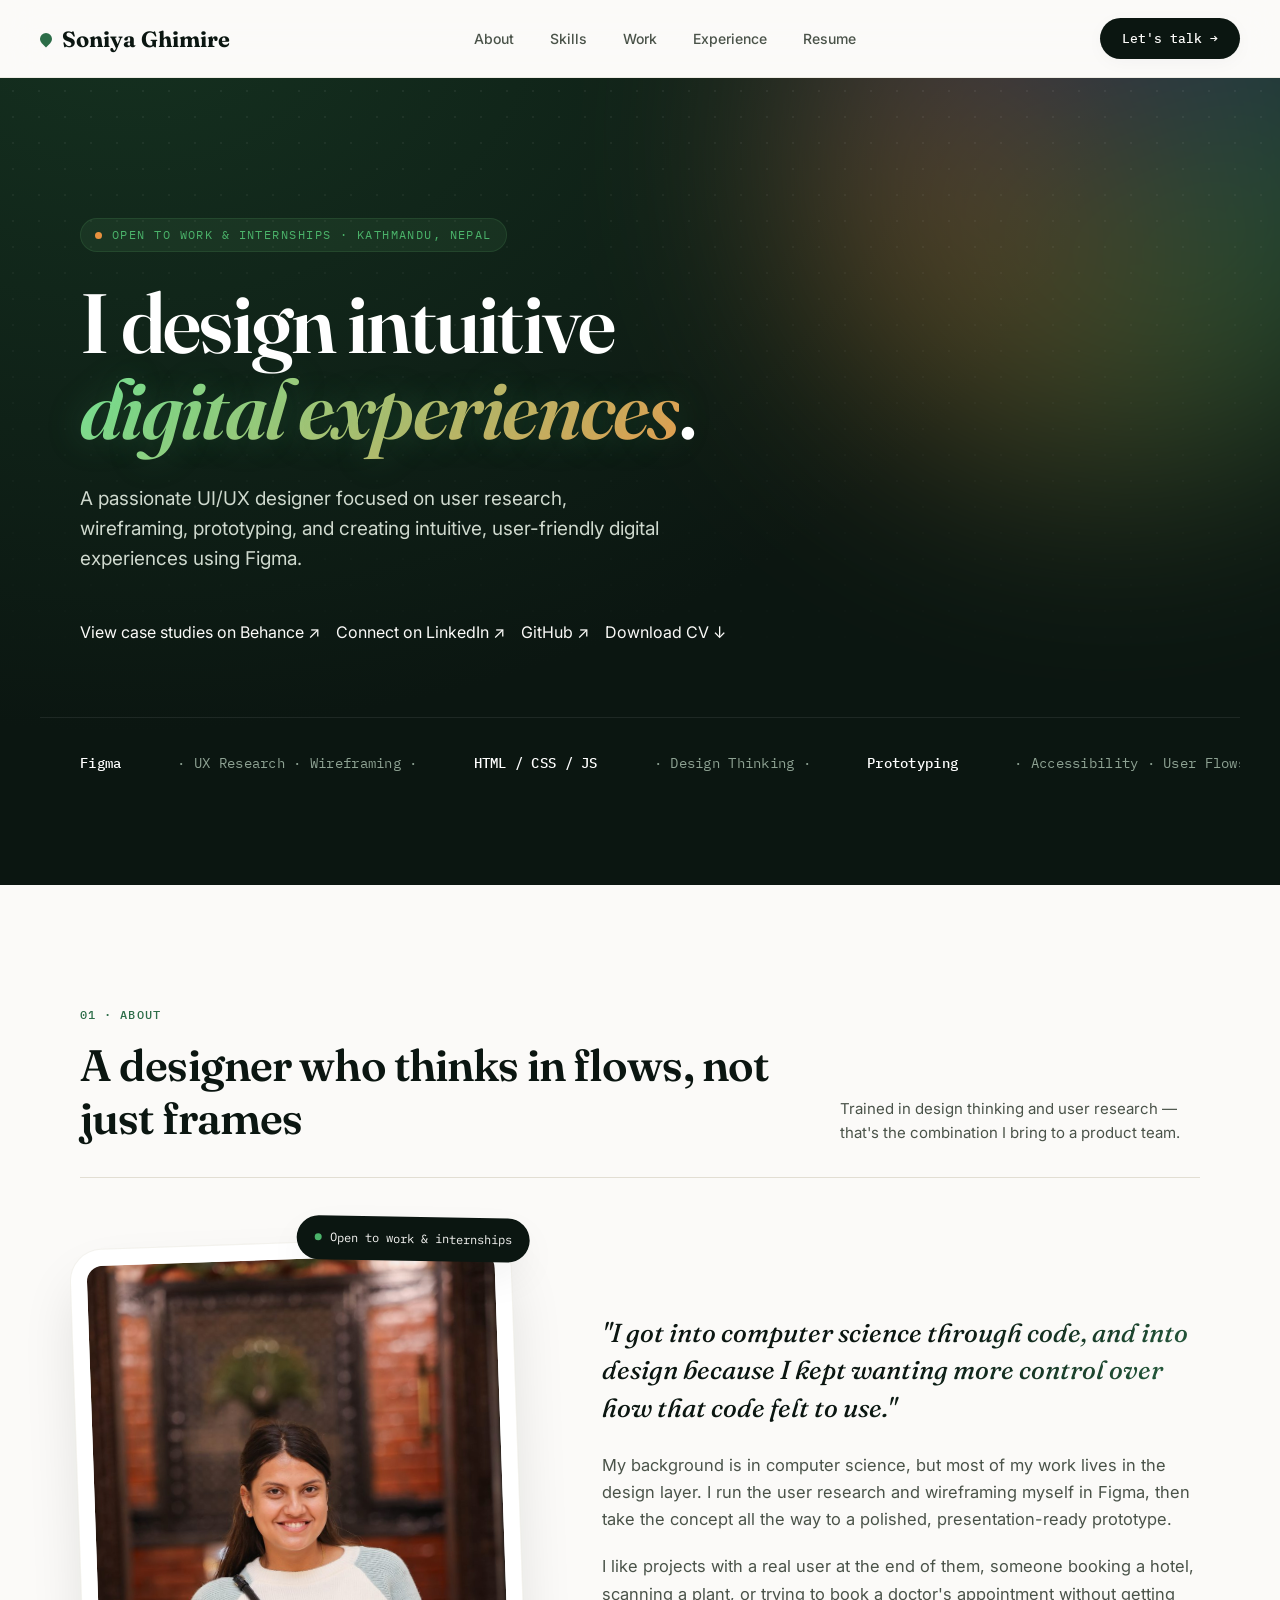
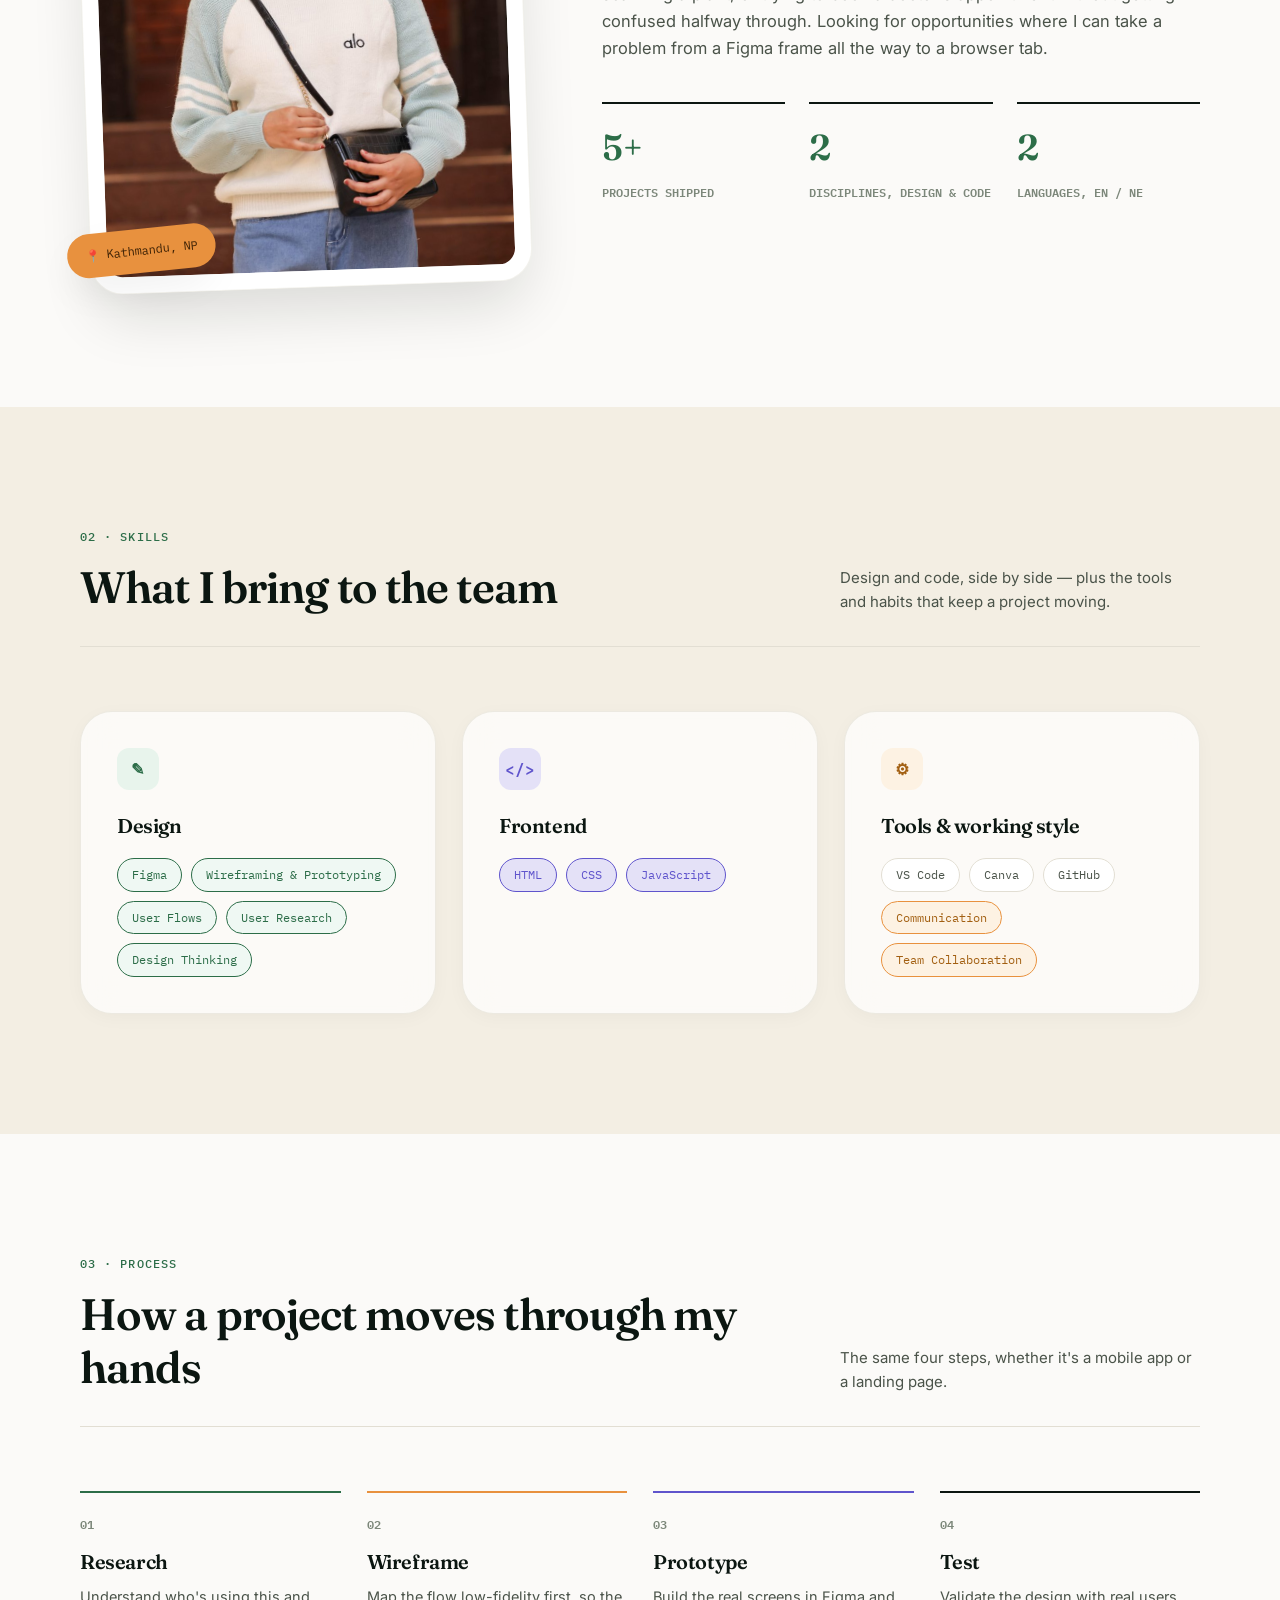
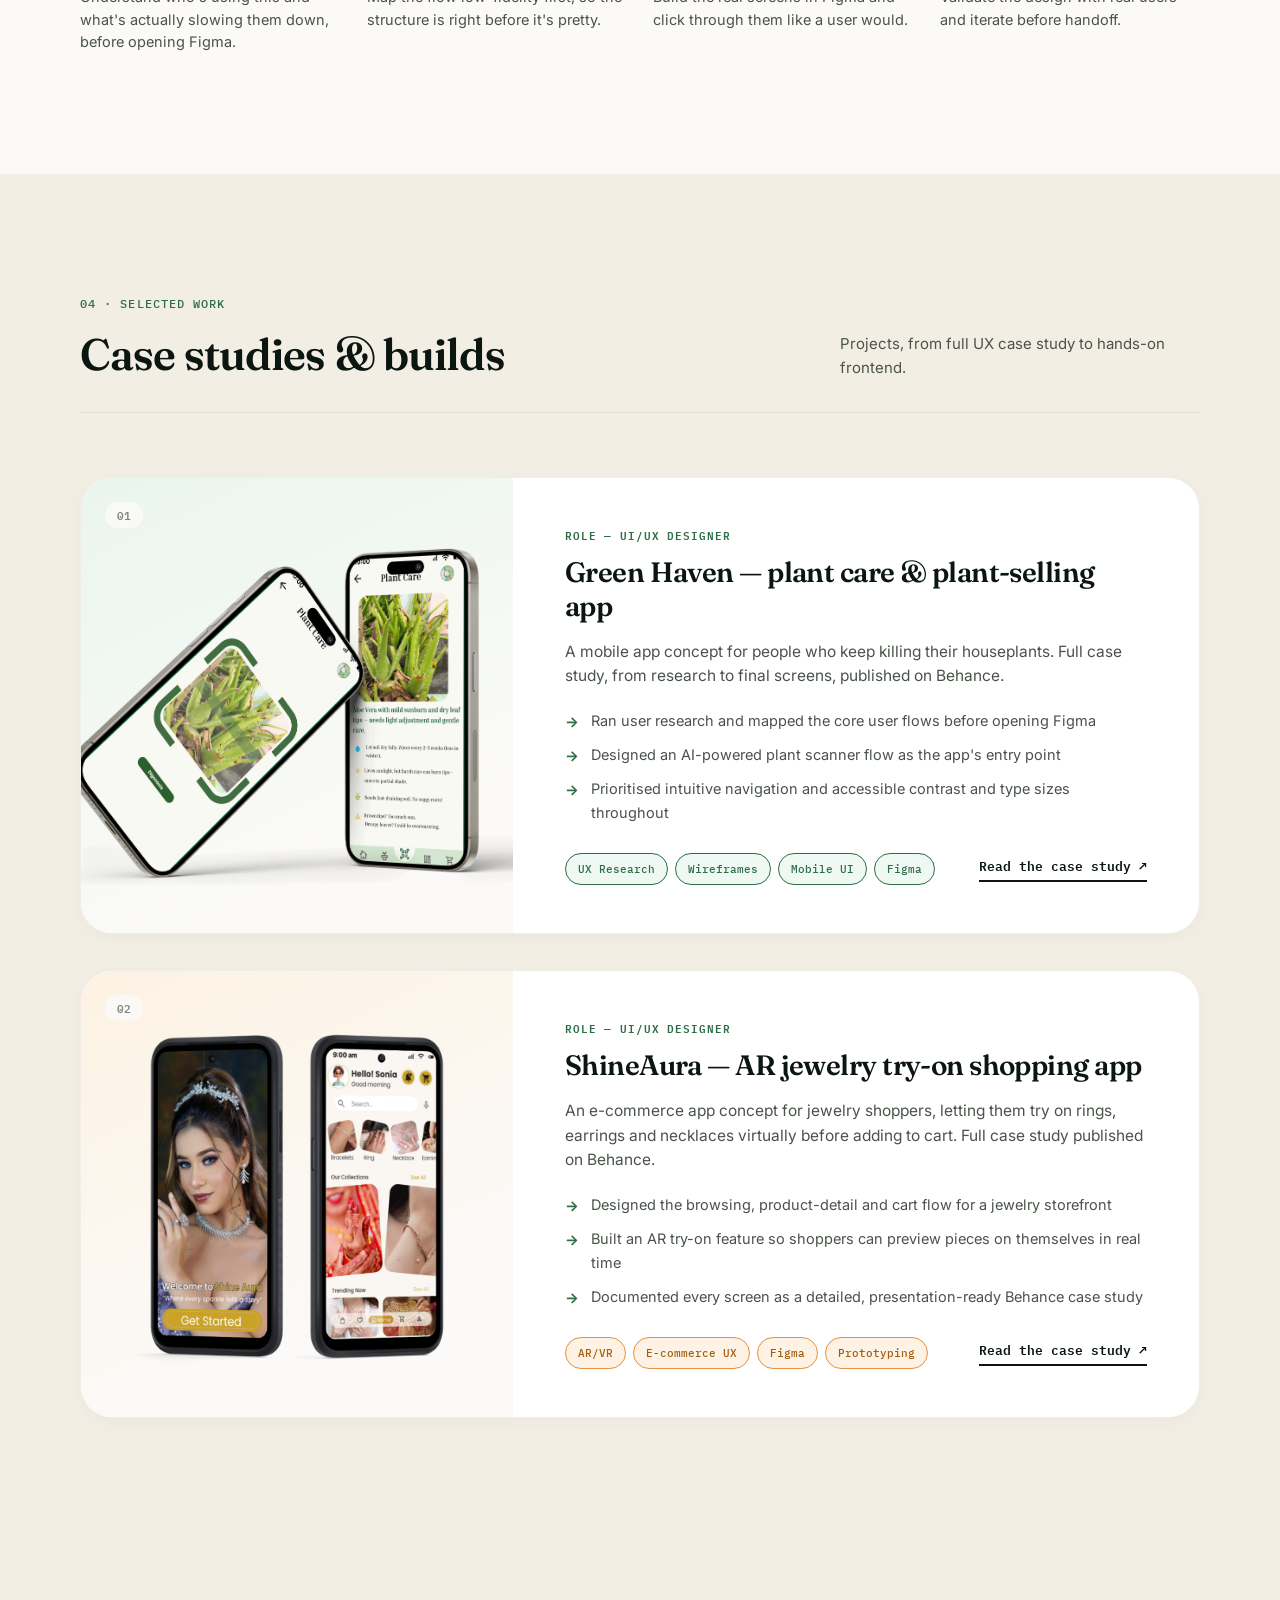
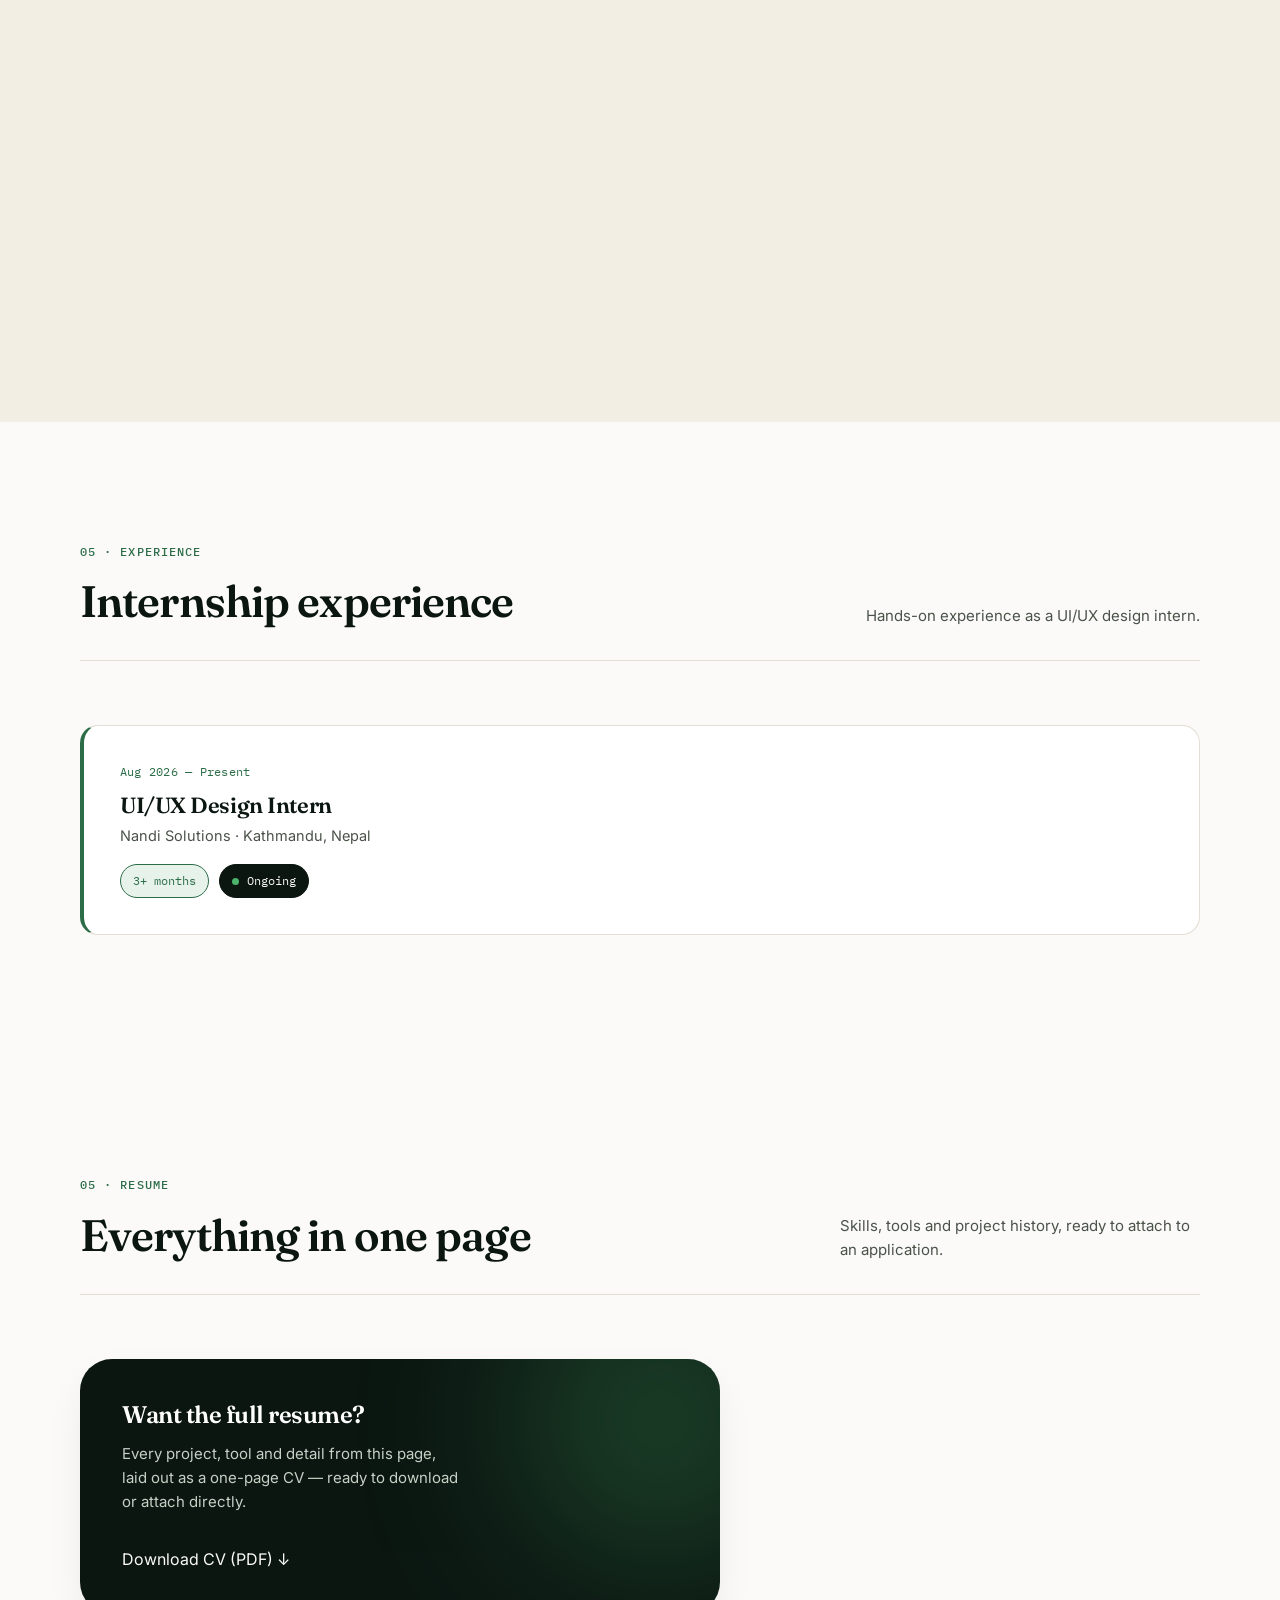
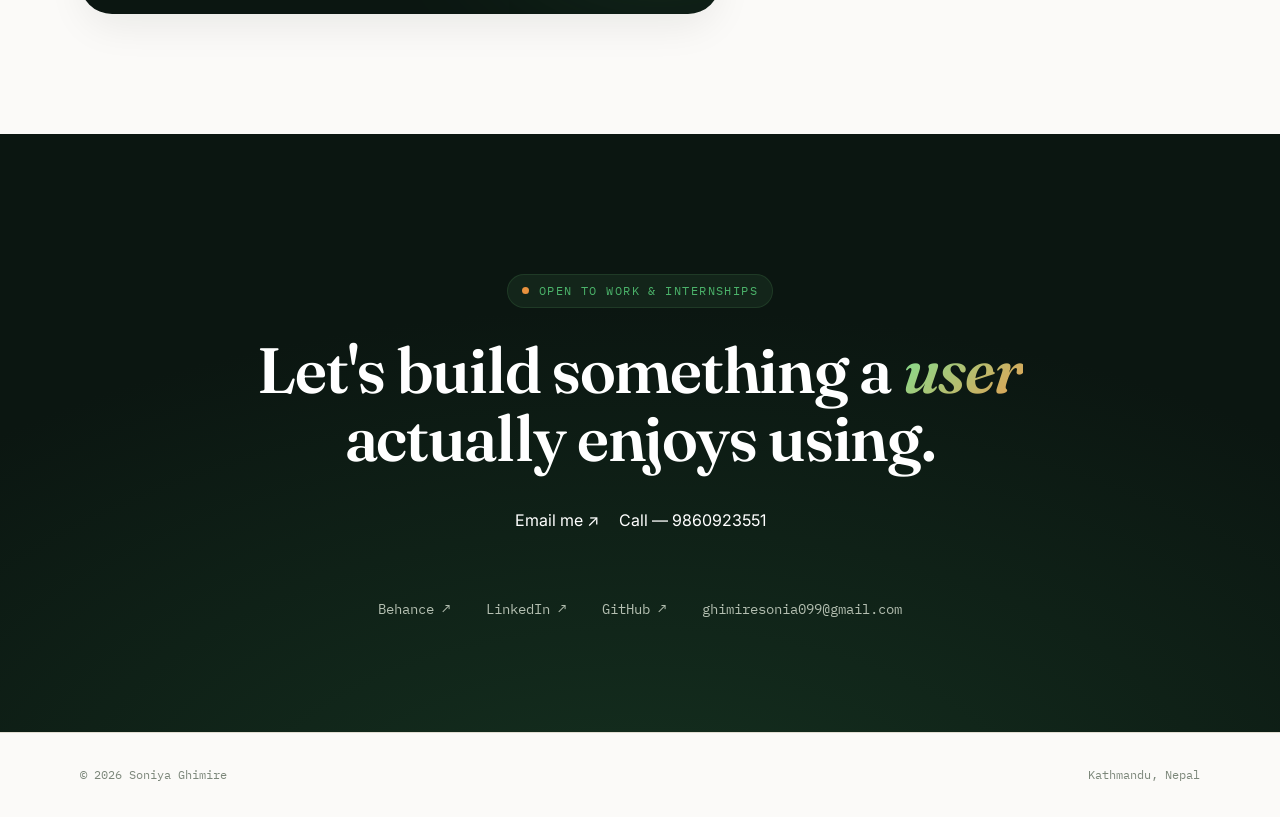
<file: index.html>
<!DOCTYPE html>
<html lang="en">

<head>
  <meta charset="UTF-8">
  <meta name="viewport" content="width=device-width, initial-scale=1.0">
  <title>Soniya Ghimire — UI/UX Portfolio</title>
  <meta name="description"
    content="Soniya Ghimire — UI/UX designer. Case studies for Green Haven and ShineAura, built with Figma and shipped in code.">
  <link rel="icon" type="image/svg+xml"
    href="data:image/svg+xml,%3Csvg xmlns='http://www.w3.org/2000/svg' viewBox='0 0 100 100'%3E%3Crect width='100' height='100' rx='22' fill='%23122019'/%3E%3Ctext x='50' y='66' font-family='Georgia,serif' font-size='46' font-weight='700' fill='%235FB579' text-anchor='middle'%3ESG%3C/text%3E%3C/svg%3E">
  <!-- Social share preview: add a real image (e.g. images/og-cover.jpg, ~1200x630px — a clean shot of one of your Behance covers works well)
     and uncomment these two lines so links you share on LinkedIn/WhatsApp show a proper preview card instead of a blank one. -->
  <!-- <meta property="og:title" content="Soniya Ghimire — UI/UX Portfolio"> -->
  <!-- <meta property="og:description" content="Case studies for Green Haven and ShineAura, designed in Figma and shipped in code."> -->
  <!-- <meta property="og:image" content="images/og-cover.jpg"> -->
  <!-- <meta property="og:type" content="website"> -->
  <link rel="preconnect" href="https://fonts.googleapis.com">
  <link rel="preconnect" href="https://fonts.gstatic.com" crossorigin>
  <link
    href="https://fonts.googleapis.com/css2?family=Fraunces:opsz,wght@9..144,300;9..144,450;9..144,600;9..144,680&family=Inter:wght@400;500;600;700&family=IBM+Plex+Mono:wght@400;500&display=swap"
    rel="stylesheet">
  <link rel="stylesheet" href="portfolio.css">
</head>

<body>

  <header>
    <div class="wrap nav">
      <div class="logo"><span class="logo-mark" aria-hidden="true"></span>Soniya Ghimire</div>
      <ul class="nav-links">
        <li><a href="#about">About</a></li>
        <li><a href="#skills">Skills</a></li>
        <li><a href="#work">Work</a></li>
        <li><a href="#experience">Experience</a></li>
        <li><a href="#resume">Resume</a></li>
      </ul>
      <a class="nav-cta" href="#contact">Let's talk →</a>
    </div>
  </header>

  <main>
    <!-- ================= HERO ================= -->
    <section class="hero">
      <div class="wrap hero-inner">
        <span class="eyebrow mono">Open to work &amp; internships · Kathmandu, Nepal</span>
        <h1>I design intuitive<br><em>digital experiences</em>.</h1>
        <p class="hero-sub">A passionate UI/UX designer focused on user research, wireframing, prototyping, and creating
          intuitive, user-friendly digital experiences using Figma.</p>
        <div class="hero-actions">
          <a class="btn btn-primary" href="https://www.behance.net/soniaghimire" target="_blank" rel="noopener">View
            case studies on Behance ↗</a>
          <a class="btn btn-ghost-dark" href="https://www.linkedin.com/in/sonia-ghimire-8943b5285" target="_blank"
            rel="noopener">Connect on LinkedIn ↗</a>
          <a class="btn btn-ghost-dark" href="https://github.com/ghimiresonia099" target="_blank" rel="noopener">
            GitHub ↗
          </a>
          <!-- CV DOWNLOAD: place your real CV PDF next to this HTML file named "Both.pdf",
             or replace the href with a Google Drive / Dropbox share link. -->
          <a class="btn btn-ghost-dark" href="Both.pdf" target="_blank" rel="noopener">Download CV ↓</a>
        </div>
      </div>
      <div class="wrap marquee-wrap">
        <div class="marquee mono" aria-hidden="true">
          <span><b>Figma</b> · UX Research · Wireframing · <b>HTML / CSS / JS</b> · Design Thinking · <b>Prototyping</b>
            · Accessibility · User Flows · GitHub ·</span>
          <span><b>Figma</b> · UX Research · Wireframing · <b>HTML / CSS / JS</b> · Design Thinking · <b>Prototyping</b>
            · Accessibility · User Flows · GitHub ·</span>
        </div>
      </div>
    </section>

    <!-- ================= ABOUT (photo lives here) ================= -->
    <section class="section-pad about" id="about">
      <div class="wrap">
        <div class="section-head reveal">
          <div>
            <span class="section-tag">01 · About</span>
            <h2>A designer who thinks in flows, not just frames</h2>
          </div>
          <p>Trained in design thinking and user research — that's the combination I bring to a product team.</p>
        </div>

        <div class="about-grid">
          <div class="about-photo-wrap reveal">
            <div class="about-photo-card">
              <div class="about-photo">
                <!-- Embedded so the photo always renders, even without an images/ folder next to this file -->
                <img
                  src="[data-uri]"
                  alt="Portrait of Soniya Ghimire">
              </div>
              <span class="badge-float badge-top"><span class="dot"></span>Open to work &amp; internships</span>
              <span class="badge-float badge-bottom">📍 Kathmandu, NP</span>
            </div>
          </div>

          <div class="about-copy reveal">
            <p class="kicker">"I got into computer science through code, and into design because I kept wanting more
              control over how that code felt to use."</p>
            <p>My background is in computer science, but most of my work lives in the design layer. I run the user
              research and wireframing myself in Figma, then take the concept all the way to a polished,
              presentation-ready prototype.</p>
            <p>I like projects with a real user at the end of them, someone booking a hotel, scanning a plant, or
              trying to book a doctor's appointment without getting confused halfway through. Looking for opportunities
              where I can take a problem from a Figma frame all the way to a browser tab.</p>

            <div class="stat-row">
              <div class="stat"><b>5+</b><span>Projects shipped</span></div>
              <div class="stat"><b>2</b><span>Disciplines, design &amp; code</span></div>
              <div class="stat"><b>2</b><span>Languages, EN / NE</span></div>
            </div>
          </div>
        </div>
      </div>
    </section>

    <!-- ================= SKILLS ================= -->
    <section class="section-pad" id="skills" style="background:var(--cream-2);">
      <div class="wrap">
        <div class="section-head reveal">
          <div>
            <span class="section-tag">02 · Skills</span>
            <h2>What I bring to the team</h2>
          </div>
          <p>Design and code, side by side — plus the tools and habits that keep a project moving.</p>
        </div>

        <div class="skills-grid reveal">
          <div class="skill-card emerald">
            <div class="icon-dot mono">✎</div>
            <h3>Design</h3>
            <div class="chips">
              <span class="chip emerald">Figma</span>
              <span class="chip emerald">Wireframing &amp; Prototyping</span>
              <span class="chip emerald">User Flows</span>
              <span class="chip emerald">User Research</span>
              <span class="chip emerald">Design Thinking</span>
            </div>
          </div>

          <div class="skill-card violet">
            <div class="icon-dot mono">&lt;/&gt;</div>
            <h3>Frontend</h3>
            <div class="chips">
              <span class="chip violet">HTML</span>
              <span class="chip violet">CSS</span>
              <span class="chip violet">JavaScript</span>
            </div>
          </div>

          <div class="skill-card apricot">
            <div class="icon-dot mono">⚙</div>
            <h3>Tools &amp; working style</h3>
            <div class="chips">
              <span class="chip">VS Code</span>
              <span class="chip">Canva</span>
              <span class="chip">GitHub</span>
              <span class="chip apricot">Communication</span>
              <span class="chip apricot">Team Collaboration</span>
            </div>
          </div>
        </div>
      </div>
    </section>

    <!-- ================= PROCESS ================= -->
    <section class="section-pad">
      <div class="wrap">
        <div class="section-head reveal">
          <div>
            <span class="section-tag">03 · Process</span>
            <h2>How a project moves through my hands</h2>
          </div>
          <p>The same four steps, whether it's a mobile app or a landing page.</p>
        </div>

        <div class="process-grid reveal">
          <div class="process-step">
            <span class="process-num mono">01</span>
            <h3>Research</h3>
            <p>Understand who's using this and what's actually slowing them down, before opening Figma.</p>
          </div>
          <div class="process-step">
            <span class="process-num mono">02</span>
            <h3>Wireframe</h3>
            <p>Map the flow low-fidelity first, so the structure is right before it's pretty.</p>
          </div>
          <div class="process-step">
            <span class="process-num mono">03</span>
            <h3>Prototype</h3>
            <p>Build the real screens in Figma and click through them like a user would.</p>
          </div>
          <div class="process-step">
            <span class="process-num mono">04</span>
            <h3>Test</h3>
            <p>Validate the design with real users and iterate before handoff.</p>
          </div>
        </div>
      </div>
    </section>

    <section class="section-pad work" id="work">
      <div class="wrap">
        <div class="section-head reveal">
          <div>
            <span class="section-tag">04 · Selected Work</span>
            <h2>Case studies &amp; builds</h2>
          </div>
          <p>Projects, from full UX case study to hands-on frontend.</p>
        </div>

        <div class="work-list">

          <!-- Green Haven -->
          <article class="work-card reveal">
            <div class="work-visual">
              <span class="work-index mono">01</span>

              <img src="images/green.jpg" alt="Green Haven plant care app mockup screens">



            </div>
            <div class="work-body">
              <span class="work-role mono">Role — UI/UX Designer</span>
              <h3>Green Haven — plant care &amp; plant-selling app</h3>
              <p>A mobile app concept for people who keep killing their houseplants. Full case study, from research to
                final screens, published on Behance.</p>
              <ul class="work-list-items">
                <li>Ran user research and mapped the core user flows before opening Figma</li>
                <li>Designed an AI-powered plant scanner flow as the app's entry point</li>
                <li>Prioritised intuitive navigation and accessible contrast and type sizes throughout</li>
              </ul>
              <div class="work-footer">
                <div class="work-tags">
                  <span class="chip emerald">UX Research</span>
                  <span class="chip emerald">Wireframes</span>
                  <span class="chip emerald">Mobile UI</span>
                  <span class="chip emerald">Figma</span>
                </div>
                <a class="work-link" href="https://www.behance.net/gallery/231453315/GreenHeaven-Plant-App-UIUX-Design"
                  target="_blank" rel="noopener">Read the case study ↗</a>
              </div>
            </div>
          </article>

          <!-- ShineAura -->
          <article class="work-card reveal">
            <div class="work-visual v-apricot">
              <span class="work-index mono">02</span>

              <img src="images/shineaura.png" alt="ShineAura AR jewelry try-on app mockup screens">

            </div>
            <div class="work-body">
              <span class="work-role mono">Role — UI/UX Designer</span>
              <h3>ShineAura — AR jewelry try-on shopping app</h3>
              <p>An e-commerce app concept for jewelry shoppers, letting them try on rings, earrings and necklaces
                virtually before adding to cart. Full case study published on Behance.</p>
              <ul class="work-list-items">
                <li>Designed the browsing, product-detail and cart flow for a jewelry storefront</li>
                <li>Built an AR try-on feature so shoppers can preview pieces on themselves in real time</li>
                <li>Documented every screen as a detailed, presentation-ready Behance case study</li>
              </ul>
              <div class="work-footer">
                <div class="work-tags">
                  <span class="chip apricot">AR/VR</span>
                  <span class="chip apricot">E-commerce UX</span>
                  <span class="chip apricot">Figma</span>
                  <span class="chip apricot">Prototyping</span>
                </div>
                <a class="work-link"
                  href="https://www.behance.net/gallery/252383033/ShineAura-AR-Jewelry-Try-On-Shopping-App"
                  target="_blank" rel="noopener">Read the case study ↗</a>
              </div>
            </div>
          </article>
          <!-- Foodmandu -->
          <article class="work-card reveal">
            <div class="work-visual v-violet">
              <span class="work-index mono">03</span>

              <img src="images/foodmandu.png" alt="Foodmandu home screen redesign mockup">

            </div>
            <div class="work-body">
              <span class="work-role mono">Role — UI/UX Designer</span>
              <h3>Foodmandu — home screen redesign (concept)</h3>
              <p>A self-initiated concept redesign of select sections of Foodmandu's home screen, focused on
                personalization and food-first visual discovery. Case study published on Behance.</p>
              <ul class="work-list-items">

                <li>Added a personalized greeting and precise delivery address to the header</li>
                <li>Reworked the secondary row to surface restaurant listings alongside food discovery</li>
              </ul>
              <div class="work-footer">
                <div class="work-tags">
                  <span class="chip violet">UI Design</span>
                  <span class="chip violet">Figma</span>
                  <span class="chip violet">Mobile UI</span>
                  <span class="chip violet">Concept Project</span>
                </div>
                <a class="work-link" href="https://www.behance.net/gallery/253058223/Foodmandu-Home-Screen-Redesign"
                  target="_blank" rel="noopener">Read the case study ↗</a>
              </div>
            </div>
          </article>

        </div>
      </div>
    </section>
        <!-- ================= EXPERIENCE ================= -->
    <section class="section-pad" id="experience">
      <div class="wrap">
        <div class="section-head reveal">
          <div>
            <span class="section-tag">05 · Experience</span>
            <h2>Internship experience</h2>
          </div>
          <p>Hands-on experience as a UI/UX design intern.</p>
        </div>

                <div class="exp-card exp-single reveal">
          <div class="exp-meta">
            <span class="mono">Aug 2026 — Present</span>
            <h3>UI/UX Design Intern</h3>
            <p>Nandi Solutions · Kathmandu, Nepal</p>
            <div class="exp-badges">
              <span class="exp-badge">3+ months</span>
              <span class="exp-badge exp-badge-live"><i></i>Ongoing</span>
            </div>
          </div>
        </div>

          </div>
        </div>
      </div>
    </section>

    <!-- ================= RESUME ================= -->
    <section class="section-pad" id="resume">
      <div class="wrap">
        <div class="section-head reveal">
          <div>
            <span class="section-tag">05 · Resume</span>
            <h2>Everything in one page</h2>
          </div>
          <p>Skills, tools and project history, ready to attach to an application.</p>
        </div>

        <div class="resume-card reveal" style="max-width:640px;">
          <div>
            <h3>Want the full resume?</h3>
            <p>Every project, tool and detail from this page, laid out as a one-page CV — ready to download or attach
              directly.</p>
          </div>
          <!-- Same file as the hero button above — keep both pointing at the same PDF -->
          <a class="btn btn-primary" href="Both.pdf" target="_blank" rel="noopener">Download CV (PDF) ↓</a>
        </div>
      </div>
    </section>

    <!-- ================= CONTACT ================= -->
    <section class="contact" id="contact">
      <div class="wrap">
        <span class="eyebrow mono">Open to work &amp; internships</span>
        <h2>Let's build something a <em>user</em><br>actually enjoys using.</h2>
        <div class="contact-actions">
          <a class="btn btn-primary" href="mailto:ghimiresonia099@gmail.com">Email me ↗</a>
          <a class="btn btn-ghost-dark" href="tel:9860923551">Call — 9860923551</a>
        </div>
        <div class="contact-links">
          <a href="https://www.behance.net/soniaghimire" target="_blank" rel="noopener">Behance ↗</a>
          <a href="https://www.linkedin.com/in/sonia-ghimire-8943b5285" target="_blank" rel="noopener">LinkedIn ↗</a>
          <a href="https://github.com/ghimiresonia099" target="_blank" rel="noopener">GitHub ↗</a>
          <a href="mailto:ghimiresonia099@gmail.com">ghimiresonia099@gmail.com</a>
        </div>
      </div>
    </section>
  </main>

  <footer>
    <div class="wrap footer-row">
      <span>© 2026 Soniya Ghimire</span>
      <span>Kathmandu, Nepal</span>
    </div>
  </footer>

  <script>
    var els = document.querySelectorAll('.reveal');
    if ('IntersectionObserver' in window) {
      var io = new IntersectionObserver(function (entries) {
        entries.forEach(function (e) {
          if (e.isIntersecting) { e.target.classList.add('in'); io.unobserve(e.target); }
        });
      }, { threshold: 0.12 });
      els.forEach(function (el) { io.observe(el); });
    } else {
      els.forEach(function (el) { el.classList.add('in'); });
    }
  </script>

</body>

</html>
</file>
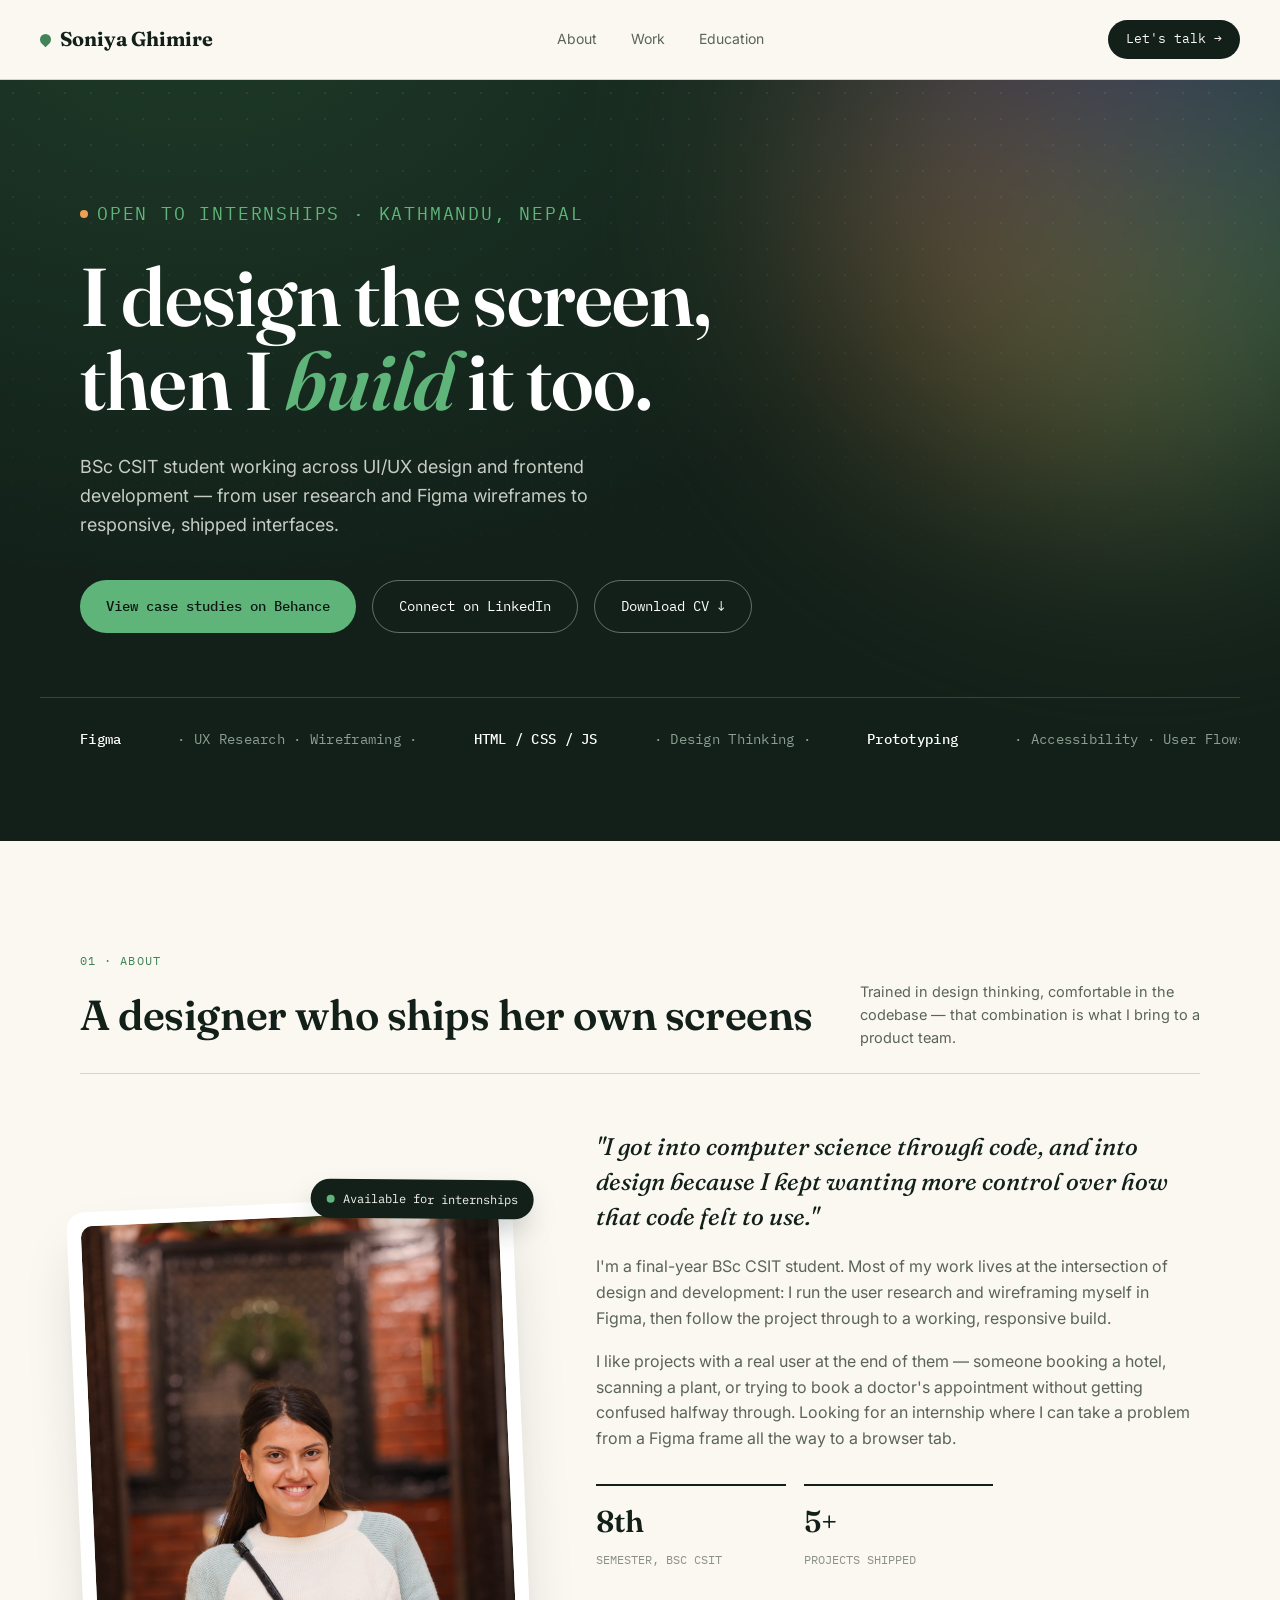
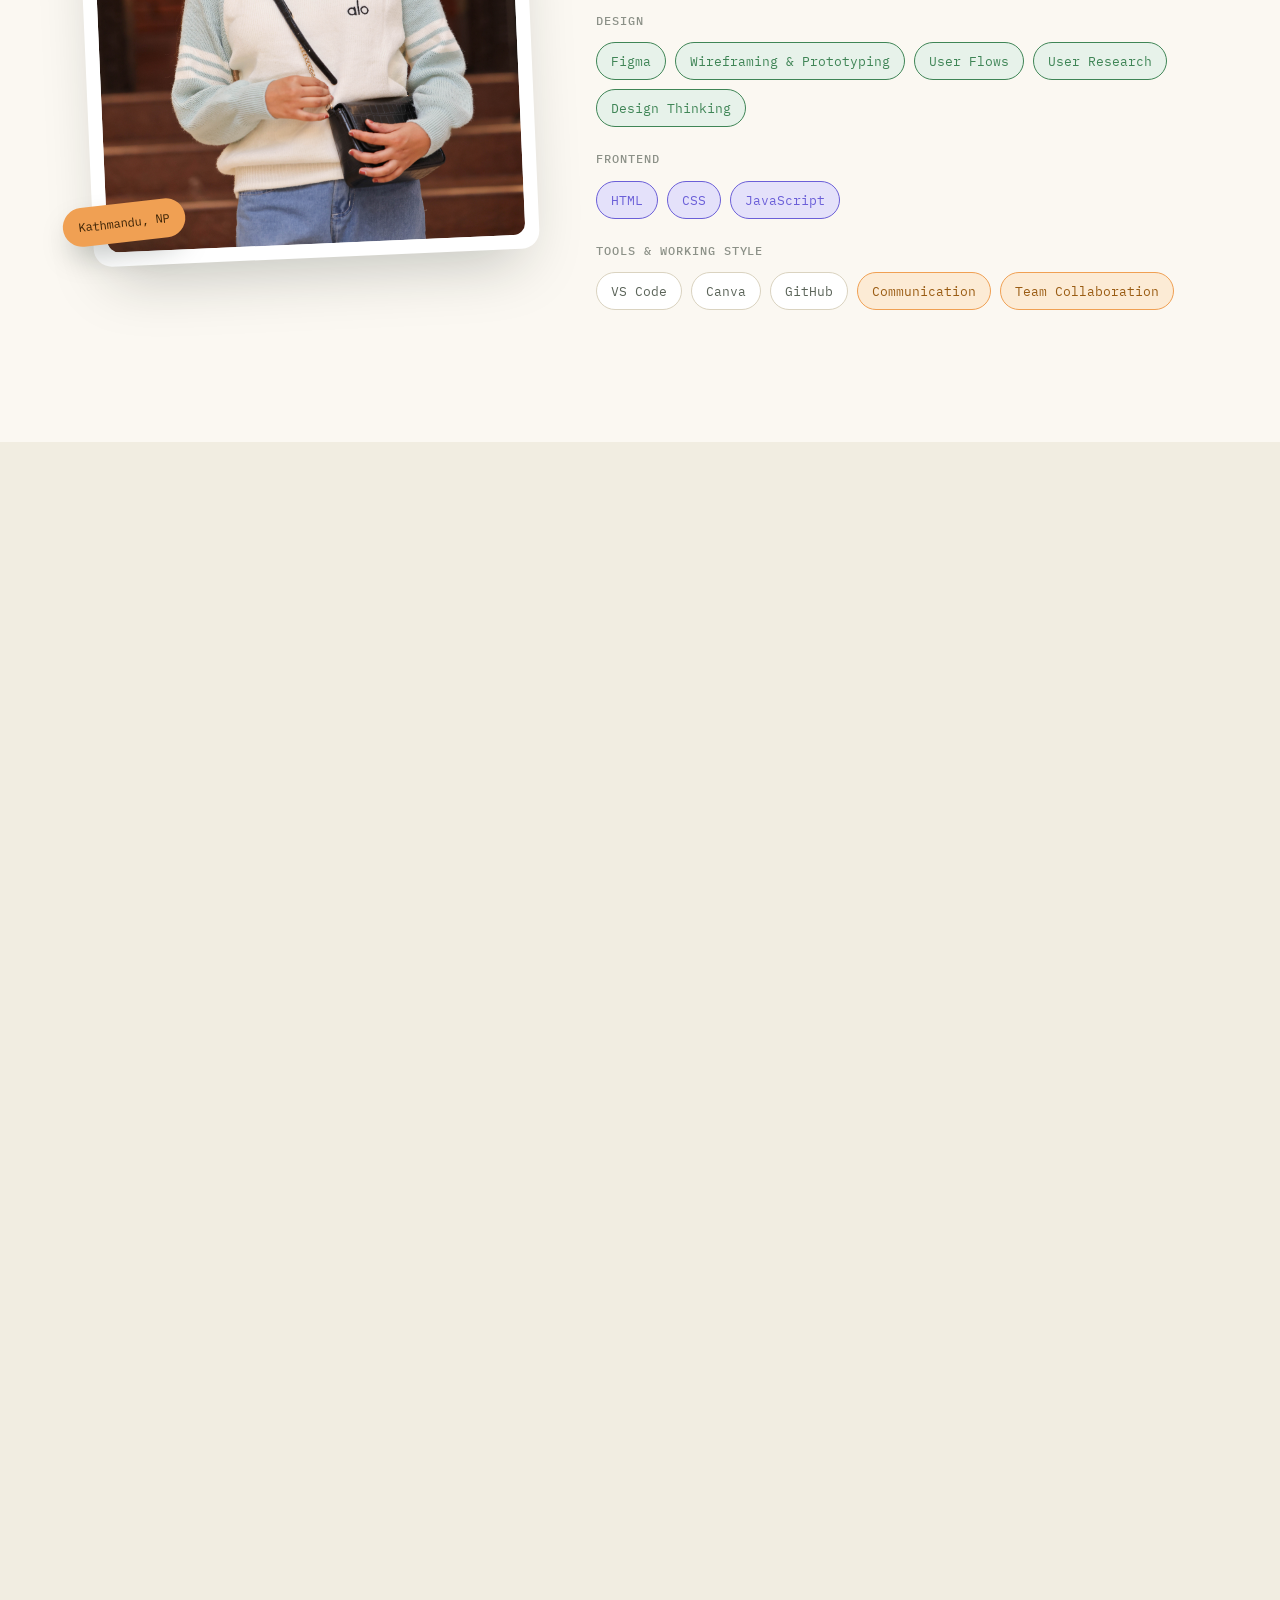
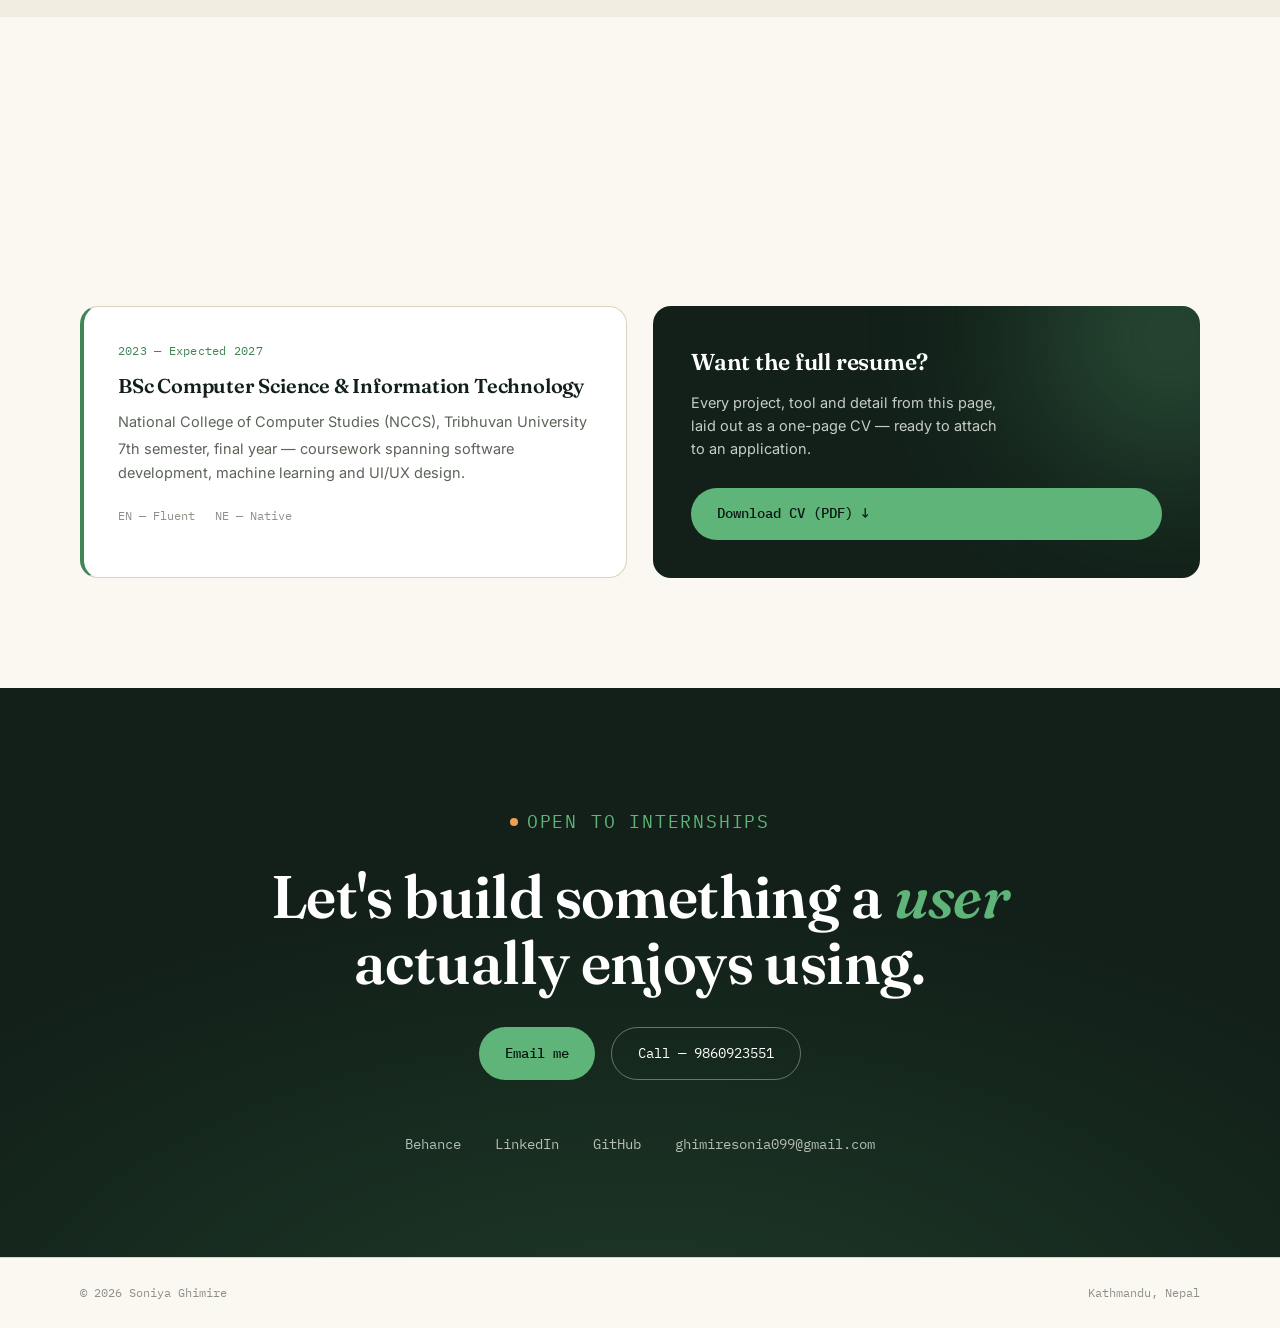
<file: portfolio.html>
<!DOCTYPE html>
<html lang="en">
<head>
<meta charset="UTF-8">
<meta name="viewport" content="width=device-width, initial-scale=1.0">
<title>Soniya Ghimire — UI/UX &amp; Frontend Portfolio</title>
<link rel="preconnect" href="https://fonts.googleapis.com">
<link rel="preconnect" href="https://fonts.gstatic.com" crossorigin>
<link href="https://fonts.googleapis.com/css2?family=Fraunces:opsz,wght@9..144,300;9..144,450;9..144,600;9..144,680&family=Inter:wght@400;500;600;700&family=IBM+Plex+Mono:wght@400;500&display=swap" rel="stylesheet">
<style>
  :root{
    --ink:#122019;
    --ink-2:#1B2E23;
    --paper:#FBF8F2;
    --paper-card:#FFFFFF;
    --cream-2:#F1EDE1;
    --emerald:#3F8556;
    --emerald-bright:#5FB579;
    --apricot:#F0A053;
    --apricot-2:#F6C48B;
    --violet:#6B5FD8;
    --violet-2:#E4E1FA;
    --line:#DAD3C0;
    --line-dark:rgba(255,255,255,0.16);
    --text-soft:#5B6459;
    --text-faint:#8C9188;
    --radius:3px;
  }

  *{box-sizing:border-box;}
  html{scroll-behavior:smooth;}
  @media (prefers-reduced-motion: reduce){
    html{scroll-behavior:auto;}
    *{animation-duration:0.001ms !important; animation-iteration-count:1 !important; transition-duration:0.001ms !important;}
  }

  body{
    margin:0;
    background:var(--paper);
    color:var(--ink);
    font-family:'Inter',sans-serif;
    font-size:16px;
    line-height:1.6;
    -webkit-font-smoothing:antialiased;
    overflow-x:hidden;
  }
  a{color:inherit;}
  img{max-width:100%; display:block;}
  ::selection{background:var(--emerald); color:#fff;}
  .mono{font-family:'IBM Plex Mono',monospace; letter-spacing:0.02em;}
  .wrap{max-width:1200px; margin:0 auto; padding:0 40px;}
  h1,h2,h3{font-family:'Fraunces',serif; font-weight:600; letter-spacing:-0.01em; margin:0;}
  em{font-style:italic;}

  a:focus-visible, button:focus-visible{outline:2px solid var(--violet); outline-offset:3px;}

  .reveal{opacity:0; transform:translateY(22px); transition:opacity .7s ease, transform .7s ease;}
  .reveal.in{opacity:1; transform:translateY(0);}

  /* ================= HEADER ================= */
  header{
    position:sticky; top:0; z-index:60;
    background:rgba(251,248,242,0.85);
    backdrop-filter:blur(10px);
    border-bottom:1px solid var(--line);
  }
  .nav{display:flex; align-items:center; justify-content:space-between; padding:20px 0;}
  .logo{display:flex; align-items:center; gap:9px; font-family:'Fraunces',serif; font-weight:680; font-size:20px;}
  .logo-mark{width:11px; height:11px; background:var(--emerald); border-radius:50% 50% 50% 0; transform:rotate(-45deg);}
  .nav-links{display:flex; gap:34px; list-style:none; margin:0; padding:0; font-size:14px;}
  .nav-links a{text-decoration:none; color:var(--text-soft); transition:color .2s ease;}
  .nav-links a:hover, .nav-links a:focus-visible{color:var(--ink);}
  .nav-cta{
    font-family:'IBM Plex Mono',monospace; font-size:13px;
    padding:9px 18px; background:var(--ink); color:var(--paper);
    border-radius:30px; text-decoration:none; transition:background .2s ease, transform .2s ease;
  }
  .nav-cta:hover, .nav-cta:focus-visible{background:var(--emerald); transform:translateY(-1px);}

  /* ================= HERO (dark) ================= */
  .hero{
    position:relative;
    background:radial-gradient(120% 140% at 15% -10%, #1E3A28 0%, var(--ink) 55%);
    color:var(--paper);
    overflow:hidden;
    padding:120px 0 90px;
  }
  .hero::before{
    content:"";
    position:absolute;
    top:-220px; right:-180px;
    width:640px; height:640px;
    background:conic-gradient(from 120deg, var(--emerald-bright), var(--apricot), var(--violet), var(--emerald-bright));
    filter:blur(120px);
    opacity:0.4;
    border-radius:50%;
    pointer-events:none;
  }
  .hero::after{
    content:"";
    position:absolute;
    inset:0;
    background-image:radial-gradient(rgba(255,255,255,0.07) 1px, transparent 1px);
    background-size:26px 26px;
    -webkit-mask-image:linear-gradient(to bottom, black, transparent 75%);
    mask-image:linear-gradient(to bottom, black, transparent 75%);
    pointer-events:none;
  }
  .hero-inner{position:relative; z-index:2;}
  .eyebrow{
    display:inline-flex; align-items:center; gap:9px;
    font-size:18px; text-transform:uppercase; letter-spacing:0.1em;
    color:var(--emerald-bright); margin-bottom:26px;
  }
  .eyebrow::before{content:""; width:8px; height:8px; border-radius:50%; background:var(--apricot);}
  .hero h1{
    font-size:clamp(42px, 6.4vw, 82px);
    line-height:1.03;
    max-width:920px;
    color:#fff;
  }
  .hero h1 em{color:var(--emerald-bright); font-family:'Fraunces',serif;}
  .hero-sub{
    max-width:540px; margin:30px 0 40px; color:#C7CDC5; font-size:18px;
  }
  .hero-actions{display:flex; gap:16px; flex-wrap:wrap; margin-bottom:64px;}
  .btn{
    font-family:'IBM Plex Mono',monospace; font-size:13.5px;
    padding:15px 26px; border-radius:40px; text-decoration:none;
    display:inline-flex; align-items:center; gap:9px;
    transition:transform .2s ease, background .2s ease, color .2s ease, box-shadow .2s ease;
  }
  .btn-primary{background:var(--emerald-bright); color:#0C1712; font-weight:500;}
  .btn-primary:hover, .btn-primary:focus-visible{background:#7BCB93; transform:translateY(-2px); box-shadow:0 10px 26px rgba(95,181,121,0.35);}
  .btn-ghost-dark{background:transparent; color:#fff; border:1px solid rgba(255,255,255,0.35);}
  .btn-ghost-dark:hover, .btn-ghost-dark:focus-visible{border-color:#fff; transform:translateY(-2px);}
  .btn-ghost{background:transparent; color:var(--ink); border:1px solid var(--line);}
  .btn-ghost:hover, .btn-ghost:focus-visible{border-color:var(--ink); transform:translateY(-2px);}
  .btn-dark{background:var(--ink); color:var(--paper);}
  .btn-dark:hover, .btn-dark:focus-visible{background:var(--emerald); transform:translateY(-2px);}

  /* marquee */
  .marquee-wrap{
    border-top:1px solid var(--line-dark);
    padding-top:30px;
    overflow:hidden;
    position:relative;
    z-index:2;
  }
  .marquee{
    display:flex; gap:56px; white-space:nowrap;
    animation:scroll 26s linear infinite;
    font-family:'IBM Plex Mono',monospace;
    font-size:14px; color:#8C9F91;
  }
  .marquee span{display:flex; align-items:center; gap:56px;}
  .marquee b{color:#fff; font-weight:500;}
  @keyframes scroll{ from{transform:translateX(0);} to{transform:translateX(-50%);} }

  /* ================= SECTION SHARED ================= */
  section{position:relative;}
  .section-pad{padding:110px 0;}
  .section-head{
    display:flex; justify-content:space-between; align-items:flex-end; gap:24px;
    margin-bottom:56px; border-bottom:1px solid var(--line); padding-bottom:24px;
  }
  .section-tag{
    font-family:'IBM Plex Mono',monospace; font-size:12px; color:var(--emerald);
    text-transform:uppercase; letter-spacing:0.09em; display:block; margin-bottom:12px;
  }
  .section-head h2{font-size:clamp(28px, 3.4vw, 42px);}
  .section-head p{max-width:340px; color:var(--text-soft); font-size:14.5px; margin:0;}

  /* ================= ABOUT ================= */
  .about{background:var(--paper);}
  .about-grid{
    display:grid;
    grid-template-columns:0.85fr 1.15fr;
    gap:70px;
    align-items:center;
  }
  .about-photo-wrap{position:relative;}
  .about-photo-card{
    position:relative;
    background:var(--paper-card);
    border-radius:18px;
    padding:14px;
    box-shadow:0 30px 60px -20px rgba(18,32,25,0.25);
    transform:rotate(-2.5deg);
  }
  .about-photo{
    border-radius:12px;
    overflow:hidden;
  }
  .about-photo img{width:100%; height:auto; display:block;}
  .badge-float{
    position:absolute;
    background:var(--ink);
    color:var(--paper);
    font-family:'IBM Plex Mono',monospace;
    font-size:12px;
    padding:10px 16px;
    border-radius:30px;
    display:flex;
    align-items:center;
    gap:8px;
    box-shadow:0 14px 30px -8px rgba(18,32,25,0.35);
  }
  .badge-float .dot{width:8px; height:8px; border-radius:50%; background:var(--emerald-bright);}
  .badge-top{top:-18px; right:-22px; transform:rotate(3deg);}
  .badge-bottom{bottom:24px; left:-30px; background:var(--apricot); color:#3A2205; transform:rotate(-4deg);}

  .about-copy .kicker{
    font-family:'Fraunces',serif; font-style:italic; font-size:24px; font-weight:450;
    color:var(--ink); line-height:1.45; margin:0 0 20px;
  }
  .about-copy p{color:var(--text-soft); font-size:16px; margin:0 0 18px;}
  .stat-row{
    display:grid; grid-template-columns:repeat(3,1fr);
    gap:18px; margin:32px 0 8px;
  }
  .stat{
    border-top:2px solid var(--ink); padding-top:12px;
  }
  .stat b{display:block; font-family:'Fraunces',serif; font-size:30px; font-weight:600;}
  .stat span{font-family:'IBM Plex Mono',monospace; font-size:11.5px; color:var(--text-faint); text-transform:uppercase;}

  .skills-panel{margin-top:40px;}
  .skill-block{margin-bottom:22px;}
  .skill-block h3{
    font-family:'IBM Plex Mono',monospace; font-size:12px; text-transform:uppercase;
    letter-spacing:0.08em; color:var(--text-faint); margin-bottom:12px; font-weight:500;
  }
  .chips{display:flex; flex-wrap:wrap; gap:9px;}
  .chip{
    font-family:'IBM Plex Mono',monospace; font-size:12.5px; padding:8px 14px;
    border:1px solid var(--line); border-radius:30px; color:var(--text-soft); background:var(--paper-card);
  }
  .chip.emerald{border-color:var(--emerald); color:var(--emerald); background:#E7F2EA;}
  .chip.violet{border-color:var(--violet); color:var(--violet); background:var(--violet-2);}
  .chip.apricot{border-color:var(--apricot); color:#9A5C13; background:#FCEBD5;}

  /* ================= WORK ================= */
  .work{background:var(--cream-2);}
  .work-list{display:flex; flex-direction:column; gap:26px;}
  .work-card{
    position:relative;
    padding:0;
    background:var(--paper-card);
    border-radius:20px;
    overflow:hidden;
    display:grid;
    grid-template-columns:0.85fr 1.35fr;
    box-shadow:0 1px 0 var(--line);
    transition:transform .35s ease, box-shadow .35s ease;
  }
  .work-card:hover{transform:translateY(-4px); box-shadow:0 26px 50px -22px rgba(18,32,25,0.28);}
  .work-visual{
    position:relative;
    min-height:100%;
    display:flex; align-items:center; justify-content:center;
    padding:0;
    background:linear-gradient(155deg, #E7F2EA, #FBF8F2 75%);
    overflow:hidden;
  }
  .work-visual.v-apricot{background:linear-gradient(155deg, #FCEBD5, #FBF8F2 75%);}
  .work-visual.v-violet{background:linear-gradient(155deg, var(--violet-2), #FBF8F2 75%);}
  /* Real screenshots: fill the panel and crop nicely. Swap the <img src> in the HTML below. */
  .work-visual img{
    width:100%;
    height:100%;
    min-height:260px;
    object-fit:cover;
    object-position:top center;
  }
  .work-index{
    position:absolute; top:20px; left:20px;
    font-family:'IBM Plex Mono',monospace; font-size:11px; color:var(--text-faint);
    background:rgba(251,248,242,0.85);
    padding:3px 9px;
    border-radius:20px;
    z-index:2;
  }
  .work-body{padding:38px 40px;}
  .work-role{
    font-family:'IBM Plex Mono',monospace; font-size:11px; text-transform:uppercase;
    letter-spacing:0.06em; color:var(--emerald); margin-bottom:9px; display:block;
  }
  .work-body h3{font-size:26px; margin-bottom:13px;}
  .work-body p{color:var(--text-soft); font-size:15px; margin:0 0 16px;}
  .work-list-items{list-style:none; margin:0 0 22px; padding:0; display:flex; flex-direction:column; gap:9px;}
  .work-list-items li{display:flex; gap:11px; font-size:14.5px; color:var(--text-soft);}
  .work-list-items li::before{content:"→"; color:var(--emerald); flex-shrink:0;}
  .work-footer{display:flex; align-items:center; justify-content:space-between; flex-wrap:wrap; gap:16px;}
  .work-tags{display:flex; flex-wrap:wrap; gap:7px;}
  .work-tags .chip{font-size:11.5px; padding:6px 12px;}
  .work-link{
    font-family:'IBM Plex Mono',monospace; font-size:13px; text-decoration:none;
    display:inline-flex; align-items:center; gap:7px; color:var(--ink);
    border-bottom:1px solid var(--ink); padding-bottom:2px;
    transition:color .2s ease, border-color .2s ease; white-space:nowrap;
  }
  .work-link:hover, .work-link:focus-visible{color:var(--emerald); border-color:var(--emerald);}

  .more-grid{
    display:grid; grid-template-columns:repeat(4,1fr); gap:14px; margin-top:48px;
  }
  .more-item{
    background:var(--paper-card); border-radius:14px; padding:24px 20px;
    border:1px solid var(--line);
  }
  .more-item .mono{font-size:11px; color:var(--text-faint); text-transform:uppercase; display:block; margin-bottom:9px;}
  .more-item h4{font-family:'Inter',sans-serif; font-weight:600; font-size:14.5px; margin:0 0 6px;}
  .more-item p{font-size:12.5px; color:var(--text-soft); margin:0; line-height:1.5;}

  /* ================= EDUCATION / RESUME ================= */
  .split{display:grid; grid-template-columns:1fr 1fr; gap:26px;}
  .edu-card{
    background:var(--paper-card); border-radius:18px; padding:34px;
    border:1px solid var(--line); border-left:4px solid var(--emerald);
  }
  .edu-card .mono{font-size:12px; color:var(--emerald); display:block; margin-bottom:10px;}
  .edu-card h3{font-size:20px; margin-bottom:8px;}
  .edu-card p{color:var(--text-soft); font-size:14.5px; margin:4px 0;}
  .langs{display:flex; gap:20px; margin-top:22px; font-family:'IBM Plex Mono',monospace; font-size:12px; color:var(--text-faint);}

  .resume-card{
    background:var(--ink); color:var(--paper); border-radius:18px; padding:38px;
    display:flex; flex-direction:column; justify-content:space-between; position:relative; overflow:hidden;
  }
  .resume-card::before{
    content:""; position:absolute; top:-100px; right:-100px; width:260px; height:260px;
    background:var(--emerald-bright); filter:blur(90px); opacity:0.35; border-radius:50%;
  }
  .resume-card h3{color:#fff; font-size:23px; margin-bottom:10px; position:relative;}
  .resume-card p{color:#C7CDC5; font-size:14.5px; margin:0 0 28px; max-width:320px; position:relative;}
  .resume-card .btn{position:relative;}

  /* ================= CONTACT ================= */
  .contact{
    text-align:center; padding:120px 0 100px;
    background:radial-gradient(120% 140% at 50% 120%, #1E3A28 0%, var(--ink) 60%);
    color:#fff;
  }
  .contact .eyebrow{justify-content:center;}
  .contact h2{
    font-size:clamp(34px,5.4vw,60px); max-width:760px; margin:0 auto 32px; line-height:1.1; color:#fff;
  }
  .contact h2 em{color:var(--emerald-bright);}
  .contact-actions{display:flex; justify-content:center; gap:16px; flex-wrap:wrap; margin-bottom:54px;}
  .contact-links{display:flex; justify-content:center; gap:34px; flex-wrap:wrap; font-family:'IBM Plex Mono',monospace; font-size:13.5px;}
  .contact-links a{text-decoration:none; color:#B7BEB4; border-bottom:1px solid transparent; transition:color .2s ease, border-color .2s ease;}
  .contact-links a:hover, .contact-links a:focus-visible{color:#fff; border-color:#fff;}

  footer{border-top:1px solid var(--line); padding:26px 0; background:var(--paper);}
  .footer-row{
    display:flex; justify-content:space-between; align-items:center;
    font-family:'IBM Plex Mono',monospace; font-size:11.5px; color:var(--text-faint);
    flex-wrap:wrap; gap:10px;
  }

  /* ================= RESPONSIVE ================= */
  @media (max-width: 980px){
    .wrap{padding:0 26px;}
    .about-grid{grid-template-columns:1fr; gap:48px;}
    .about-photo-wrap{max-width:360px; margin:0 auto;}
    .work-card{grid-template-columns:1fr;}
    .work-visual{padding:0; min-height:220px;}
    .more-grid{grid-template-columns:repeat(2,1fr);}
    .split{grid-template-columns:1fr;}
    .nav-links{display:none;}
    .section-head{flex-direction:column; align-items:flex-start;}
    .stat-row{gap:10px;}
  }
  @media (max-width: 560px){
    .more-grid{grid-template-columns:1fr;}
    .hero-actions, .contact-actions{flex-direction:column; align-items:stretch;}
    .badge-top{right:6px;}
    .badge-bottom{left:6px;}
  }
</style>
</head>
<body>

<header>
  <div class="wrap nav">
    <div class="logo"><span class="logo-mark" aria-hidden="true"></span>Soniya Ghimire</div>
    <ul class="nav-links">
      <li><a href="#about">About</a></li>
      <li><a href="#work">Work</a></li>
      <li><a href="#education">Education</a></li>
    </ul>
    <a class="nav-cta" href="#contact">Let's talk →</a>
  </div>
</header>

<main>
  <!-- ================= HERO ================= -->
  <section class="hero">
    <div class="wrap hero-inner">
      <span class="eyebrow mono">Open to internships · Kathmandu, Nepal</span>
      <h1>I design the screen,<br>then I <em>build</em> it too.</h1>
      <p class="hero-sub">BSc CSIT student working across UI/UX design and frontend development — from user research and Figma wireframes to responsive, shipped interfaces.</p>
      <div class="hero-actions">
        <a class="btn btn-primary" href="https://www.behance.net/soniaghimire" target="_blank" rel="noopener">View case studies on Behance </a>
        <a class="btn btn-ghost-dark" href="https://www.linkedin.com/in/sonia-ghimire-8943b5285" target="_blank" rel="noopener">Connect on LinkedIn </a>
        <!-- CV DOWNLOAD: place your real CV PDF next to this HTML file with this exact filename,
             or replace the href with a Google Drive / Dropbox share link. -->
        <a class="btn btn-ghost-dark" href="Both.pdf" download target="_blank" rel="noopener">Download CV ↓</a>
      </div>
    </div>
    <div class="wrap marquee-wrap">
      <div class="marquee mono" aria-hidden="true">
        <span><b>Figma</b> · UX Research · Wireframing · <b>HTML / CSS / JS</b> · Design Thinking · <b>Prototyping</b> · Accessibility · User Flows · GitHub ·</span>
        <span><b>Figma</b> · UX Research · Wireframing · <b>HTML / CSS / JS</b>  · Design Thinking · <b>Prototyping</b> · Accessibility · User Flows · GitHub ·</span>
      </div>
    </div>
  </section>

  <!-- ================= ABOUT (photo lives here) ================= -->
  <section class="section-pad about" id="about">
    <div class="wrap">
      <div class="section-head reveal">
        <div>
          <span class="section-tag">01 · About</span>
          <h2>A designer who ships her own screens</h2>
        </div>
        <p>Trained in design thinking, comfortable in the codebase — that combination is what I bring to a product team.</p>
      </div>

      <div class="about-grid">
        <div class="about-photo-wrap reveal">
          <div class="about-photo-card">
            <div class="about-photo">
              <img src="images/sonia.jpg" alt="Portrait of Soniya Ghimire">
            </div>
            <span class="badge-float badge-top"><span class="dot"></span>Available for internships</span>
            <span class="badge-float badge-bottom"> Kathmandu, NP</span>
          </div>
        </div>

        <div class="about-copy reveal">
          <p class="kicker">"I got into computer science through code, and into design because I kept wanting more control over how that code felt to use."</p>
          <p>I'm a final-year BSc CSIT student. Most of my work lives at the intersection of design and development: I run the user research and wireframing myself in Figma, then follow the project through to a working, responsive build.</p>
          <p>I like projects with a real user at the end of them — someone booking a hotel, scanning a plant, or trying to book a doctor's appointment without getting confused halfway through. Looking for an internship where I can take a problem from a Figma frame all the way to a browser tab.</p>

          <div class="stat-row">
            <div class="stat"><b>8th</b><span>Semester, BSc CSIT</span></div>
            <div class="stat"><b>5+</b><span>Projects shipped</span></div>
    
          </div>

          <div class="skills-panel">
            <div class="skill-block">
              <h3>Design</h3>
              <div class="chips">
                <span class="chip emerald">Figma</span>
                <span class="chip emerald">Wireframing &amp; Prototyping</span>
                <span class="chip emerald">User Flows</span>
                <span class="chip emerald">User Research</span>
                <span class="chip emerald">Design Thinking</span>
              </div>
            </div>
            <div class="skill-block">
              <h3>Frontend</h3>
              <div class="chips">
                <span class="chip violet">HTML</span>
                <span class="chip violet">CSS</span>
                <span class="chip violet">JavaScript</span>
              </div>
            </div>
            <div class="skill-block">
              <h3>Tools &amp; working style</h3>
              <div class="chips">
                <span class="chip">VS Code</span>
                <span class="chip">Canva</span>
                <span class="chip">GitHub</span>
                <span class="chip apricot">Communication</span>
                <span class="chip apricot">Team Collaboration</span>
              </div>
            </div>
          </div>
        </div>
      </div>
    </div>
  </section>

  <!-- ================= WORK ================= -->
  <section class="section-pad work" id="work">
    <div class="wrap">
      <div class="section-head reveal">
        <div>
          <span class="section-tag">02 · Selected Work</span>
          <h2>Case studies &amp; builds</h2>
        </div>
        <p>Projects, from full UX case study to hands-on frontend.</p>
      </div>

      <div class="work-list">

        <!-- Green Haven -->
        <article class="work-card reveal">
          <div class="work-visual">
            <span class="work-index mono">01</span>
            <!-- Replace this src with your exported Green Haven mockup/cover image from Behance -->
            <img src="images/green.jpg" alt="Green Haven plant care app mockup screens">
          </div>
          <div class="work-body">
            <span class="work-role mono">Role — UI/UX Designer</span>
            <h3>Green Haven — plant care &amp; plant-selling app</h3>
            <p>A mobile app concept for people who keep killing their houseplants. Full case study, from research to final screens, published on Behance.</p>
            <ul class="work-list-items">
              <li>Ran user research and mapped the core user flows before opening Figma</li>
              <li>Designed an AI-powered plant scanner flow as the app's entry point</li>
              <li>Prioritised intuitive navigation and accessible contrast and type sizes throughout</li>
            </ul>
            <div class="work-footer">
              <div class="work-tags">
                <span class="chip emerald">UX Research</span>
                <span class="chip emerald">Wireframes</span>
                <span class="chip emerald">Mobile UI</span>
                <span class="chip emerald">Figma</span>
              </div>
              <a class="work-link" href="https://www.behance.net/gallery/231453315/GreenHeaven-Plant-App-UIUX-Design" target="_blank" rel="noopener">Read the case study </a>
            </div>
          </div>
        </article>

        <!-- ShineAura -->
        <article class="work-card reveal">
          <div class="work-visual v-apricot">
            <span class="work-index mono">02</span>
            <!-- Replace this src with your exported ShineAura mockup/cover image from Behance -->
            <img src="images/shineaura.png" alt="ShineAura AR jewelry try-on app mockup screens">
          </div>
          <div class="work-body">
            <span class="work-role mono">Role — UI/UX Designer</span>
            <h3>ShineAura — AR jewelry try-on shopping app</h3>
            <p>An e-commerce app concept for jewelry shoppers, letting them try on rings, earrings and necklaces virtually before adding to cart. Full case study published on Behance.</p>
            <ul class="work-list-items">
              <li>Designed the browsing, product-detail and cart flow for a jewelry storefront</li>
              <li>Built an AR try-on feature so shoppers can preview pieces on themselves in real time</li>
              <li>Documented every screen as a detailed, presentation-ready Behance case study</li>
            </ul>
            <div class="work-footer">
              <div class="work-tags">
                <span class="chip apricot">AR/VR</span>
                <span class="chip apricot">E-commerce UX</span>
                <span class="chip apricot">Figma</span>
                <span class="chip apricot">Prototyping</span>
              </div>
              <a class="work-link" href="https://www.behance.net/gallery/252383033/ShineAura-AR-Jewelry-Try-On-Shopping-App" target="_blank" rel="noopener">Read the case study </a>
            </div>
          </div>
        </article>

      </div>
    </div>
  </section>

  <!-- ================= EDUCATION / RESUME ================= -->
  <section class="section-pad" id="education">
    <div class="wrap">
      <div class="section-head reveal">
        <div>
          <span class="section-tag">03 · Education &amp; Resume</span>
          <h2>The paperwork</h2>
        </div>
        <p>Full detail, dates and references live in the CV.</p>
      </div>

      <div class="split reveal">
        <div class="edu-card">
          <span class="mono">2023 — Expected 2027</span>
          <h3>BSc Computer Science &amp; Information Technology</h3>
          <p>National College of Computer Studies (NCCS), Tribhuvan University</p>
          <p>7th semester, final year — coursework spanning software development, machine learning and UI/UX design.</p>
          <div class="langs"><span>EN — Fluent</span><span>NE — Native</span></div>
        </div>

        <div class="resume-card">
          <div>
            <h3>Want the full resume?</h3>
            <p>Every project, tool and detail from this page, laid out as a one-page CV — ready to attach to an application.</p>
          </div>
          <!-- Same file as the hero button above — keep both pointing at the same PDF -->
          <a class="btn btn-primary" href="Both.pdf" download target="_blank" rel="noopener">Download CV (PDF) ↓</a>
        </div>
      </div>
    </div>
  </section>

  <!-- ================= CONTACT ================= -->
  <section class="contact" id="contact">
    <div class="wrap">
      <span class="eyebrow mono">Open to internships</span>
      <h2>Let's build something a <em>user</em><br>actually enjoys using.</h2>
      <div class="contact-actions">
        <a class="btn btn-primary" href="mailto:ghimiresonia099@gmail.com">Email me </a>
        <a class="btn btn-ghost-dark" href="tel:9860923551">Call — 9860923551</a>
      </div>
      <div class="contact-links">
        <a href="https://www.behance.net/soniaghimire" target="_blank" rel="noopener">Behance </a>
        <a href="https://www.linkedin.com/in/sonia-ghimire-8943b5285" target="_blank" rel="noopener">LinkedIn </a>
        <a href="https://github.com/ghimiresonia099" target="_blank" rel="noopener">GitHub </a>
        <a href="mailto:ghimiresonia099@gmail.com">ghimiresonia099@gmail.com</a>
      </div>
    </div>
  </section>
</main>

<footer>
  <div class="wrap footer-row">
    <span>© 2026 Soniya Ghimire</span>
    <span>Kathmandu, Nepal</span>
  </div>
</footer>

<script>
  var els = document.querySelectorAll('.reveal');
  if('IntersectionObserver' in window){
    var io = new IntersectionObserver(function(entries){
      entries.forEach(function(e){
        if(e.isIntersecting){ e.target.classList.add('in'); io.unobserve(e.target); }
      });
    }, {threshold:0.12});
    els.forEach(function(el){ io.observe(el); });
  } else {
    els.forEach(function(el){ el.classList.add('in'); });
  }
</script>

</body>
</html>
</file>
<file: portfolio.css>
:root{
  --ink:#0b1611;
  --ink-2:#13241b;
  --paper:#fbfaf8;
  --paper-card:#ffffff;
  --cream-2:#f3eee3;
  --emerald:#2c6d48;
  --emerald-bright:#4bb36a;
  --apricot:#e8913e;
  --apricot-2:#fcd1a3;
  --violet:#5f54cc;
  --violet-2:#e4e1f7;
  --line:#e2ded3;
  --line-dark:rgba(255,255,255,0.08);
  --text-soft:#4a5349;
  --text-faint:#7c877a;
  
  --radius:16px;
  --radius-sm:8px;
  --radius-lg:32px;
  --radius-full:9999px;
  
  --shadow-sm:0 4px 20px -2px rgba(11,22,17,0.04);
  --shadow-md:0 16px 40px -6px rgba(11,22,17,0.08);
  --shadow-lg:0 30px 60px -10px rgba(11,22,17,0.14);
  
  --transition:all 0.4s cubic-bezier(0.16, 1, 0.3, 1);
}

*{box-sizing:border-box;}
html{scroll-behavior:smooth;}
@media (prefers-reduced-motion: reduce){
  html{scroll-behavior:auto;}
  *{animation-duration:0.001ms !important; animation-iteration-count:1 !important; transition-duration:0.001ms !important;}
}

body{
  margin:0;
  background:var(--paper);
  color:var(--ink);
  font-family:'Inter',sans-serif;
  font-size:16px;
  line-height:1.65;
  -webkit-font-smoothing:antialiased;
  overflow-x:hidden;
}

/* Custom Scrollbar */
::-webkit-scrollbar {
  width: 10px;
}
::-webkit-scrollbar-track {
  background: var(--paper);
}
::-webkit-scrollbar-thumb {
  background: var(--line);
  border-radius: var(--radius-full);
  border: 3px solid var(--paper);
}
::-webkit-scrollbar-thumb:hover {
  background: var(--text-faint);
}

a{color:inherit; transition:var(--transition); text-decoration:none;}
img{max-width:100%; display:block;}
::selection{background:var(--emerald-bright); color:#000;}
.mono{font-family:'IBM Plex Mono',monospace; letter-spacing:0.02em;}
.wrap{max-width:1200px; margin:0 auto; padding:0 40px;}
h1,h2,h3{font-family:'Fraunces',serif; font-weight:600; letter-spacing:-0.02em; margin:0; line-height:1.2;}
em{font-style:italic;}

a:focus-visible, button:focus-visible{outline:2px solid var(--violet); outline-offset:3px;}

.reveal{opacity:0; transform:translateY(30px); transition:opacity 1.2s cubic-bezier(0.16, 1, 0.3, 1), transform 1.2s cubic-bezier(0.16, 1, 0.3, 1);}
.reveal.in{opacity:1; transform:translateY(0);}

/* ================= HEADER ================= */
header{
  position:sticky; top:0; z-index:60;
  background:rgba(251,250,248,0.75);
  backdrop-filter:blur(20px);
  border-bottom:1px solid rgba(226,222,211,0.5);
  transition: var(--transition);
}
.nav{display:flex; align-items:center; justify-content:space-between; padding:18px 0;}
.logo{display:flex; align-items:center; gap:10px; font-family:'Fraunces',serif; font-weight:680; font-size:22px; cursor: pointer; transition:var(--transition); position:relative;}
.logo:hover {transform: translateY(-1px);}
.logo-mark{width:12px; height:12px; background:var(--emerald); border-radius:50% 50% 50% 0; transform:rotate(-45deg); transition:var(--transition);}
.logo:hover .logo-mark {transform: rotate(135deg); background: var(--apricot);}

.nav-links{display:flex; gap:36px; list-style:none; margin:0; padding:0; font-size:14px; font-weight:500;}
.nav-links a{text-decoration:none; color:var(--text-soft); position:relative; padding:6px 0;}
.nav-links a::after {
  content: "";
  position: absolute;
  bottom: 0; left: 0;
  width: 0; height: 2px;
  background: var(--emerald);
  transition: var(--transition);
}
.nav-links a:hover{color:var(--ink);}
.nav-links a:hover::after{width:100%;}

.nav-cta{
  font-family:'IBM Plex Mono',monospace; font-size:13px; font-weight:500;
  padding:10px 22px; background:var(--ink); color:var(--paper);
  border-radius:var(--radius-full); text-decoration:none; 
  box-shadow:var(--shadow-sm);
  display: inline-block;
}
.nav-cta:hover, .nav-cta:focus-visible{
  background:var(--emerald); 
  transform:translateY(-2px); 
  box-shadow:0 8px 20px rgba(44,109,72,0.25);
}

/* ================= HERO (dark) ================= */
.hero{
  position:relative;
  background:radial-gradient(120% 140% at 10% -10%, #153120 0%, var(--ink) 65%);
  color:var(--paper);
  overflow:hidden;
  padding:140px 0 110px;
}
.hero::before{
  content:"";
  position:absolute;
  top:-280px; right:-180px;
  width:680px; height:680px;
  background:conic-gradient(from 120deg, var(--emerald-bright), var(--apricot), var(--violet), var(--emerald-bright));
  filter:blur(110px);
  opacity:0.35;
  border-radius:50%;
  pointer-events:none;
  animation: orbPulse 16s ease-in-out infinite alternate;
}
@keyframes orbPulse {
  0% { transform: scale(1) rotate(0deg); opacity: 0.3; }
  50% { transform: scale(1.1) rotate(180deg); opacity: 0.4; }
  100% { transform: scale(0.9) rotate(360deg); opacity: 0.35; }
}
.hero::after{
  content:"";
  position:absolute;
  inset:0;
  background-image:radial-gradient(rgba(255,255,255,0.06) 1px, transparent 1px);
  background-size:26px 26px;
  -webkit-mask-image:linear-gradient(to bottom, black, transparent 80%);
  mask-image:linear-gradient(to bottom, black, transparent 80%);
  pointer-events:none;
}
.hero-inner{position:relative; z-index:2;}
.eyebrow{
  display:inline-flex; align-items:center; gap:10px;
  font-size:12px; text-transform:uppercase; letter-spacing:0.12em;
  color:var(--emerald-bright); margin-bottom:28px;
  background: rgba(95,179,106,0.1); padding: 6px 14px; border-radius: var(--radius-full);
  border: 1px solid rgba(95,179,106,0.15);
}
.eyebrow::before{content:""; width:7px; height:7px; border-radius:50%; background:var(--apricot); flex-shrink:0; animation: indicatorPulse 2s infinite;}
@keyframes indicatorPulse {
  0% { transform: scale(0.8); opacity: 0.5; }
  50% { transform: scale(1.2); opacity: 1; }
  100% { transform: scale(0.8); opacity: 0.5; }
}
.hero h1{
  font-size:clamp(46px, 6.8vw, 84px);
  line-height:1.02;
  max-width:980px;
  color:#fff;
}
.hero h1 em{
  color:var(--emerald-bright); 
  font-family:'Fraunces',serif; 
  text-shadow: 0 0 35px rgba(75,179,106,0.25);
  background: linear-gradient(135deg, #74e596 0%, #eb9d4f 100%);
  -webkit-background-clip: text;
  -webkit-text-fill-color: transparent;
}
.hero-sub{
  max-width:580px; margin:32px 0 44px; color:#cfd9ce; font-size:19px; line-height:1.6;
}
.hero-actions{display:flex; gap:16px; flex-wrap:wrap; margin-bottom:72px;}

/* marquee */
.marquee-wrap{
  border-top:1px solid var(--line-dark);
  padding-top:34px;
  overflow:hidden;
  position:relative;
  z-index:2;
}
.marquee{
  display:flex; gap:56px; white-space:nowrap;
  animation:scroll 32s linear infinite;
  font-family:'IBM Plex Mono',monospace;
  font-size:14px; color:#8ea293;
}
.marquee span{display:flex; align-items:center; gap:56px;}
.marquee b{color:#fff; font-weight:500;}
@keyframes scroll{ from{transform:translateX(0);} to{transform:translateX(-50%);} }

/* ================= SECTION SHARED ================= */
section{position:relative;}
.section-pad{padding:120px 0;}
.section-head{
  display:flex; justify-content:space-between; align-items:flex-end; gap:32px;
  margin-bottom:64px; border-bottom:1px solid var(--line); padding-bottom:32px;
}
.section-tag{
  font-family:'IBM Plex Mono',monospace; font-size:12px; color:var(--emerald);
  text-transform:uppercase; letter-spacing:0.09em; display:block; margin-bottom:14px;
  font-weight: 500;
}
.section-head h2{font-size:clamp(30px, 3.6vw, 44px); color: var(--ink);}
.section-head p{max-width:360px; color:var(--text-soft); font-size:15px; margin:0; line-height:1.6;}

/* ================= ABOUT ================= */
.about{background:var(--paper);}
.about-grid{
  display:grid;
  grid-template-columns:0.85fr 1.15fr;
  gap:80px;
  align-items:center;
}
.about-photo-wrap{position:relative;}
.about-photo-card{
  position:relative;
  background:var(--paper-card);
  border-radius:var(--radius-lg);
  padding:16px;
  box-shadow:var(--shadow-lg);
  transform:rotate(-2deg);
  border: 1px solid rgba(226,222,211,0.4);
  transition: var(--transition);
}
.about-photo-card:hover {
  transform: rotate(0deg) scale(1.02);
}
.about-photo{
  border-radius:var(--radius);
  overflow:hidden;
}
.about-photo img{width:100%; height:auto; display:block;}
.badge-float{
  position:absolute;
  background:var(--ink);
  color:var(--paper);
  font-family:'IBM Plex Mono',monospace;
  font-size:12px;
  padding:12px 18px;
  border-radius:var(--radius-full);
  display:flex;
  align-items:center;
  gap:8px;
  box-shadow:var(--shadow-md);
  white-space:nowrap;
  animation: badgeFloatY 4s ease-in-out infinite alternate;
}
.badge-float .dot{width:7px; height:7px; border-radius:50%; background:var(--emerald-bright); flex-shrink:0;}
.badge-top{
  top:-22px; right:-20px; 
  transform:rotate(3deg);
}
.badge-bottom{
  bottom:20px; left:-24px; 
  background:var(--apricot); color:#3c2105; 
  transform:rotate(-4deg);
  animation-name: badgeFloatX;
  animation-duration: 4.5s;
}
@keyframes badgeFloatY {
  0% { transform: translateY(0) rotate(3deg); }
  100% { transform: translateY(-8px) rotate(1deg); }
}
@keyframes badgeFloatX {
  0% { transform: translateY(0) rotate(-4deg); }
  100% { transform: translateY(-8px) rotate(-2deg); }
}

.about-copy .kicker{
  font-family:'Fraunces',serif; font-style:italic; font-size:26px; font-weight:450;
  color:var(--ink); line-height:1.45; margin:0 0 24px;
  background: linear-gradient(135deg, var(--ink) 50%, var(--emerald) 100%);
  -webkit-background-clip: text;
  -webkit-text-fill-color: transparent;
}
.about-copy p{color:var(--text-soft); font-size:16.5px; margin:0 0 20px;}
.stat-row{
  display:grid; grid-template-columns:repeat(3,1fr);
  gap:24px; margin:40px 0 10px;
}
.stat{
  border-top:2px solid var(--ink); padding-top:14px;
}
.stat b{display:block; font-family:'Fraunces',serif; font-size:36px; font-weight:600; color: var(--emerald);}
.stat span{font-family:'IBM Plex Mono',monospace; font-size:11.5px; color:var(--text-faint); text-transform:uppercase; font-weight:600;}

/* ================= SKILLS ================= */
.skills-grid{
  display:grid; grid-template-columns:repeat(3,1fr); gap:26px;
}
.skill-card{
  background:rgba(255,255,255,0.7); 
  backdrop-filter: blur(16px);
  border-radius:var(--radius-lg); padding:36px;
  border:1px solid rgba(226,222,211,0.6);
  box-shadow: var(--shadow-sm);
  transition: var(--transition);
}
.skill-card:hover {
  transform: translateY(-6px);
  box-shadow: var(--shadow-md);
  background: var(--paper-card);
}
.skill-card h3{font-size:20px; margin-bottom:20px;}
.icon-dot{
  width:42px; height:42px; border-radius:12px;
  display:flex; align-items:center; justify-content:center;
  font-size:16px; margin-bottom:24px; font-weight:600;
}
.skill-card.emerald .icon-dot{background:#e8f4ec; color:var(--emerald);}
.skill-card.violet .icon-dot{background:var(--violet-2); color:var(--violet);}
.skill-card.apricot .icon-dot{background:#fdf2e3; color:#a25f11;}

/* ================= PROCESS ================= */
.process-grid{
  display:grid; grid-template-columns:repeat(4,1fr); gap:26px;
}
.process-step{
  border-top:2px solid var(--line); 
  padding-top:22px; position:relative;
  transition: var(--transition);
}
.process-step:hover {
  border-color: var(--ink);
  transform: translateY(-4px);
}
.process-num{
  font-size:12px; color:var(--text-faint); display:block; margin-bottom:16px; font-weight: 600;
}
.process-step h3{font-size:20px; margin-bottom:12px;}
.process-step p{color:var(--text-soft); font-size:14.5px; margin:0; line-height:1.55;}

.process-step:nth-child(1){border-top-color:var(--emerald);}
.process-step:nth-child(2){border-top-color:var(--apricot);}
.process-step:nth-child(3){border-top-color:var(--violet);}
.process-step:nth-child(4){border-top-color:var(--ink);}

.chips{display:flex; flex-wrap:wrap; gap:9px;}
.chip{
  font-family:'IBM Plex Mono',monospace; font-size:12px; padding:6px 14px;
  border:1px solid var(--line); border-radius:var(--radius-full); color:var(--text-soft); background:var(--paper-card);
  transition: var(--transition);
}
.chip:hover {
  border-color: var(--text-faint);
  transform: translateY(-1px);
}
.chip.emerald{border-color:var(--emerald); color:var(--emerald); background:#eff8f3;}
.chip.violet{border-color:var(--violet); color:var(--violet); background:var(--violet-2);}
.chip.apricot{border-color:var(--apricot); color:#a25f11; background:#fdf2e3;}

/* ================= WORK ================= */
.work{background:var(--cream-2);}
.work-list{display:flex; flex-direction:column; gap:36px;}
.work-card{
  position:relative;
  padding:0;
  background:var(--paper-card);
  border-radius:var(--radius-lg);
  overflow:hidden;
  display:grid;
  grid-template-columns:0.85fr 1.35fr;
  box-shadow: var(--shadow-sm);
  border: 1px solid rgba(226,222,211,0.5);
  transition:var(--transition);
}
.work-card:hover{
  transform:translateY(-8px); 
  box-shadow:var(--shadow-lg);
}
.work-visual{
  position:relative;
  min-height:100%;
  display:flex; align-items:center; justify-content:center;
  padding:0;
  background:linear-gradient(155deg, #eaf5ee, #fbfaf8 75%);
  overflow:hidden;
}
.work-visual.v-apricot{background:linear-gradient(155deg, #fdf2e3, #fbfaf8 75%);}
.work-visual.v-violet{background:linear-gradient(155deg, var(--violet-2), #fbfaf8 75%);}

.work-visual img{
  width:100%;
  height:100%;
  min-height:280px;
  object-fit:cover;
  object-position:top center;
  transition: var(--transition);
}
.work-card:hover .work-visual img {
  transform: scale(1.04);
}
.work-visual svg{width:100%; max-width:150px; height:auto;}
.work-index{
  position:absolute; top:24px; left:24px;
  font-family:'IBM Plex Mono',monospace; font-size:11px; color:var(--text-faint);
  background:rgba(251,250,248,0.9);
  backdrop-filter: blur(8px);
  padding:4px 12px;
  border-radius:var(--radius-full);
  z-index:2;
  font-weight: 600;
}
.work-body{padding:48px 52px;}
.work-role{
  font-family:'IBM Plex Mono',monospace; font-size:11px; text-transform:uppercase;
  letter-spacing:0.08em; color:var(--emerald); margin-bottom:12px; display:block;
  font-weight:600;
}
.work-body h3{font-size:28px; margin-bottom:16px;}
.work-body p{color:var(--text-soft); font-size:15.5px; margin:0 0 20px; line-height:1.6;}

.work-list-items{list-style:none; margin:0 0 28px; padding:0; display:flex; flex-direction:column; gap:10px;}
.work-list-items li{display:flex; gap:12px; font-size:14.5px; color:var(--text-soft); align-items: flex-start;}
.work-list-items li::before{
  content:"→"; color:var(--emerald); flex-shrink:0; font-weight: bold;
  transform: translateY(1px);
}
.work-footer{display:flex; align-items:center; justify-content:space-between; flex-wrap:wrap; gap:16px;}
.work-tags{display:flex; flex-wrap:wrap; gap:7px;}
.work-tags .chip{font-size:11px; padding:6px 12px; font-weight:500;}
.work-link{
  font-family:'IBM Plex Mono',monospace; font-size:13px; font-weight:600; text-decoration:none;
  display:inline-flex; align-items:center; gap:7px; color:var(--ink);
  border-bottom:2.5px solid var(--ink); padding-bottom:3px;
  transition:var(--transition); white-space:nowrap;
}
.work-link:hover, .work-link:focus-visible{color:var(--emerald); border-color:var(--emerald); transform: translateX(2px);}

.more-grid{
  display:grid; grid-template-columns:repeat(4,1fr); gap:18px; margin-top:56px;
}
.more-item{
  background:var(--paper-card); border-radius:var(--radius); padding:26px 22px;
  border:1px solid var(--line);
  transition: var(--transition);
}
.more-item:hover{
  transform: translateY(-4px);
  box-shadow: var(--shadow-sm);
}
.more-item .mono{font-size:11px; color:var(--text-faint); text-transform:uppercase; display:block; margin-bottom:10px; font-weight:600;}
.more-item h4{font-family:'Inter',sans-serif; font-weight:600; font-size:15px; margin:0 0 8px;}
.more-item p{font-size:13px; color:var(--text-soft); margin:0; line-height:1.5;}

/* ================= RESUME ================= */
.split{display:grid; grid-template-columns:1fr 1fr; gap:32px;}
.edu-card{
  background:var(--paper-card); border-radius:var(--radius-lg); padding:38px;
  border:1px solid var(--line); border-left:5px solid var(--emerald);
  box-shadow: var(--shadow-sm);
  transition: var(--transition);
}
.edu-card:hover {
  transform: translateY(-4px);
  box-shadow: var(--shadow-md);
}
.edu-card .mono{font-size:12px; color:var(--emerald); display:block; margin-bottom:12px;}
.edu-card h3{font-size:22px; margin-bottom:10px;}
.edu-card p{color:var(--text-soft); font-size:15px; margin:6px 0;}
.langs{display:flex; gap:24px; margin-top:24px; font-family:'IBM Plex Mono',monospace; font-size:12px; color:var(--text-faint); font-weight:500;}

.resume-card{
  background:var(--ink); color:var(--paper); border-radius:var(--radius-lg); padding:42px;
  display:flex; flex-direction:column; justify-content:space-between; position:relative; overflow:hidden;
  box-shadow: var(--shadow-md);
  transition: var(--transition);
}
.resume-card:hover {
  transform: translateY(-4px);
  box-shadow: var(--shadow-lg);
}
.resume-card::before{
  content:""; position:absolute; top:-80px; right:-80px; width:280px; height:280px;
  background:var(--emerald-bright); filter:blur(90px); opacity:0.3; border-radius:50%;
}
.resume-card h3{color:#fff; font-size:24px; margin-bottom:12px; position:relative; z-index:2;}
.resume-card p{color:#c6d0c5; font-size:15px; margin:0 0 32px; max-width:340px; position:relative; z-index:2; line-height:1.6;}
.resume-card .btn{position:relative; z-index:2; align-self: flex-start;}

/* ================= CONTACT ================= */
.contact{
  text-align:center; padding:140px 0 110px;
  background:radial-gradient(120% 140% at 50% 120%, #153120 0%, var(--ink) 65%);
  color:#fff;
  overflow: hidden;
}
.contact .eyebrow{justify-content:center;}
.contact h2{
  font-size:clamp(36px,5.8vw,64px); max-width:820px; margin:0 auto 36px; line-height:1.06; color:#fff;
}
.contact h2 em{color:var(--emerald-bright); background: linear-gradient(135deg, #74e596 0%, #eb9d4f 100%);
  -webkit-background-clip: text;
  -webkit-text-fill-color: transparent;}
.contact-actions{display:flex; justify-content:center; gap:20px; flex-wrap:wrap; margin-bottom:64px;}

.contact-links{display:flex; justify-content:center; gap:36px; flex-wrap:wrap; font-family:'IBM Plex Mono',monospace; font-size:14px;}
.contact-links a{text-decoration:none; color:#b4bfb1; border-bottom:1px solid transparent; transition:var(--transition);}
.contact-links a:hover, .contact-links a:focus-visible{color:#fff; border-color:#fff;}

footer{border-top:1px solid var(--line); padding:32px 0; background:var(--paper);}
.footer-row{
  display:flex; justify-content:space-between; align-items:center;
  font-family:'IBM Plex Mono',monospace; font-size:12px; color:var(--text-faint);
  flex-wrap:wrap; gap:10px;
}

/* ================= RESPONSIVE ================= */
@media (max-width: 980px){
  .wrap{padding:0 32px;}
  .about-grid{grid-template-columns:1fr; gap:56px;}
  .about-photo-wrap{max-width:380px; margin:0 auto;}
  .work-card{grid-template-columns:1fr;}
  .work-visual{padding:0; min-height:240px;}
  .more-grid{grid-template-columns:repeat(2,1fr);}
  .skills-grid{grid-template-columns:1fr;}
  .process-grid{grid-template-columns:repeat(2,1fr); row-gap:36px;}
  .split{grid-template-columns:1fr;}
  .nav-links{display:none;}
  .section-head{flex-direction:column; align-items:flex-start;}
  .stat-row{gap:12px;}
}
@media (max-width: 560px){
  .more-grid{grid-template-columns:1fr;}
  .process-grid{grid-template-columns:1fr;}
  .hero-actions, .contact-actions{flex-direction:column; align-items:stretch;}
  .badge-top{right:-6px; top:-12px;}
  .badge-bottom{left:-10px; bottom: 10px;}
  .section-head{margin-bottom:44px;}
}
/* ================= EXPERIENCE ================= */
.exp-card{
  background:var(--paper-card); border:1px solid var(--line); border-left:4px solid var(--emerald);
  border-radius:18px; padding:36px; display:grid; grid-template-columns:0.7fr 1.3fr; gap:40px;
}
.exp-meta .mono{font-size:12px; color:var(--emerald); display:block; margin-bottom:10px;}
.exp-meta h3{font-size:22px; margin-bottom:6px;}
.exp-meta p{color:var(--text-soft); font-size:14.5px; margin:0 0 4px;}
.exp-badge{
  display:inline-block; margin-top:14px; font-family:'IBM Plex Mono',monospace; font-size:12px;
  padding:6px 12px; border-radius:30px; background:#E7F2EA; color:var(--emerald); border:1px solid var(--emerald);
}
.exp-projects{list-style:none; margin:0; padding:0; display:flex; flex-direction:column; gap:16px;}
.exp-projects li{padding-bottom:16px; border-bottom:1px solid var(--line);}
.exp-projects li:last-child{border-bottom:0; padding-bottom:0;}
.exp-projects h4{font-family:'Inter',sans-serif; font-size:15px; font-weight:600; margin:0 0 4px;}
.exp-projects p{font-size:14px; color:var(--text-soft); margin:0;}
@media (max-width:980px){ .exp-card{grid-template-columns:1fr; gap:24px;} }
.exp-single{grid-template-columns:1fr;}
.exp-badges{display:flex; flex-wrap:wrap; gap:10px; margin-top:16px;}
.exp-badges .exp-badge{margin-top:0;}
.exp-badge-live{
  display:inline-flex; align-items:center; gap:8px;
  background:var(--ink); color:var(--paper); border-color:var(--ink);
}
.exp-badge-live i{
  width:7px; height:7px; border-radius:50%; background:var(--emerald-bright);
  animation:indicatorPulse 2s infinite;
}
</file>
